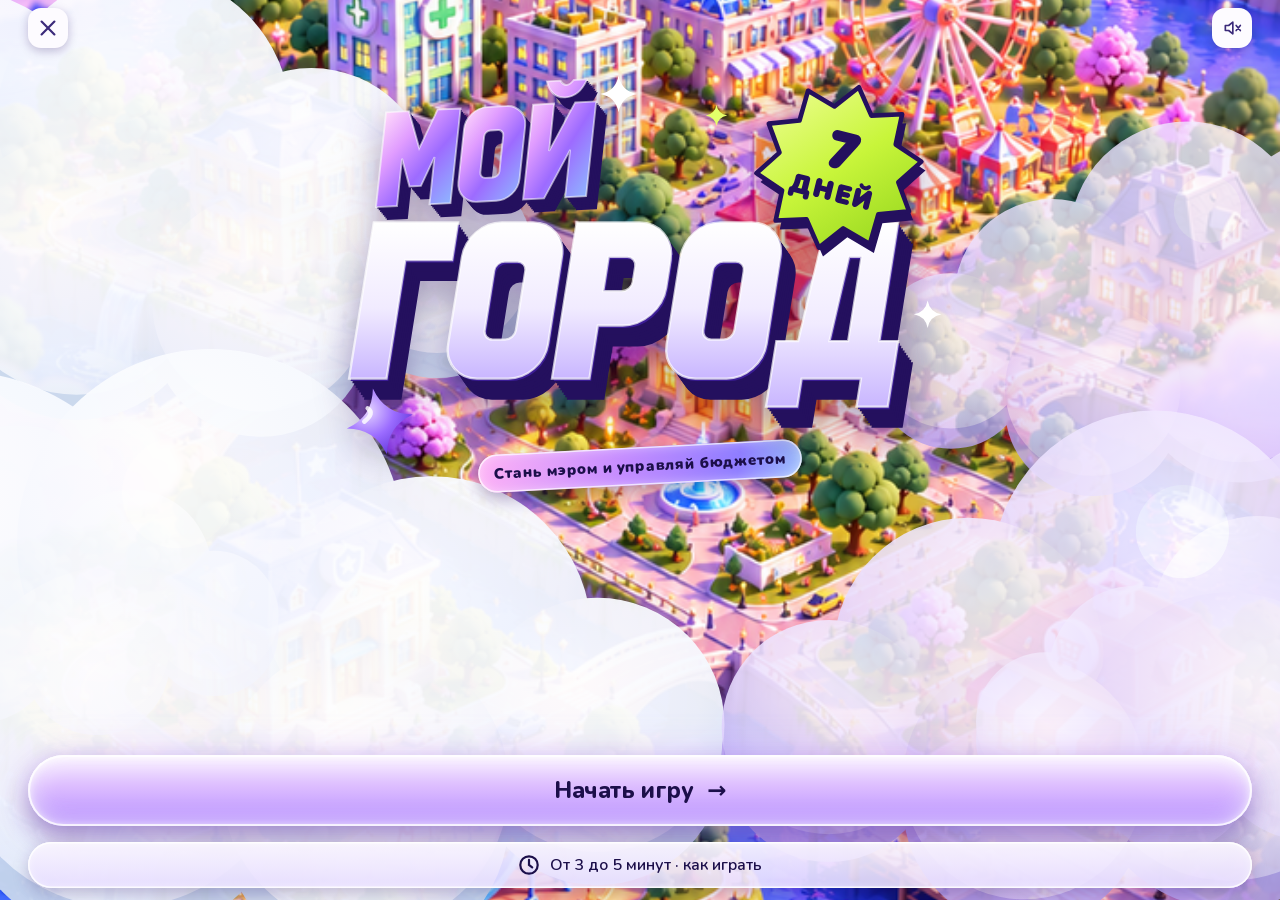
<file: index.html>
<!doctype html>
<html lang="ru">
<head>
<meta charset="utf-8">
<meta name="viewport" content="width=device-width,initial-scale=1,viewport-fit=cover,user-scalable=no">
<meta name="theme-color" content="#4a2aa8">
<title>Мой город</title>
<link rel="stylesheet" href="css/base.css">
<link rel="stylesheet" href="css/game.css">
</head>
<body>
<main id="app">
  <div class="map" id="map"></div>
  <div class="hud">
    <div class="hrow">
      <div class="daybub" id="dayCard"><i class="dfill" id="dayFill"></i><span class="dtxt" id="dayPill">1 день из 7</span></div>
      <button type="button" class="stat money" id="flowBtn" data-act="flow"><span class="sico2 gold"><i class="coin"></i></span><span class="sbody"><span class="sval" id="coins">0</span></span></button>
      <div class="stat" id="peoplePill" title="Жители"><span class="sico2 green" id="peopleIco"></span><span class="sbody"><span class="sval" id="people">100</span></span></div>
      <div class="stat" id="happyPill" title="Счастье жителей"><span class="sico2" id="smile"></span><span class="sbody"><span class="sval" id="happy">60</span></span></div>
      <button class="icon" data-act="sound" data-sound aria-label="Звук"></button>
      <button class="icon exit" data-act="askLeave" aria-label="В меню"><svg viewBox="0 0 24 24" aria-hidden="true"><path d="M5 5l14 14M19 5L5 19" fill="none" stroke="currentColor" stroke-width="2.4" stroke-linecap="round"/></svg></button>
    </div>
  </div>
  <div class="flowbox" id="flowbox"></div>
  <button class="req" id="req" data-act="req"></button>
  <div class="bottom"><div class="decs" id="decs"></div><button class="btn primary" id="endBtn" data-act="evening">Закончить день</button></div>
  <div class="sheetShade" id="sheetShade"><section class="sheet" id="sheet"></section></div>
  <div class="shade" id="shade"><div class="dialog" id="dialog"></div></div>
  <div class="start" id="start"></div>
  <div class="result hidden" id="result"></div>
  <div class="shade" id="confirm" role="dialog" aria-modal="true" aria-labelledby="confirmTitle">
    <div class="dialog">
      <div class="stage">
        <h2 id="confirmTitle">Вернуться в меню?</h2>
        <p id="confirmText">Город начнётся сначала. Можно сразу сыграть снова.</p>
        <div class="actions">
          <button class="btn primary" data-act="stay">Остаться</button>
          <button class="btn secondary" data-act="leave">В меню</button>
        </div>
      </div>
    </div>
  </div>
  <div class="toast" id="toast"></div>
</main>
<script src="data/content.js"></script>
<script src="js/game.js"></script>
</body>
</html>
</file>
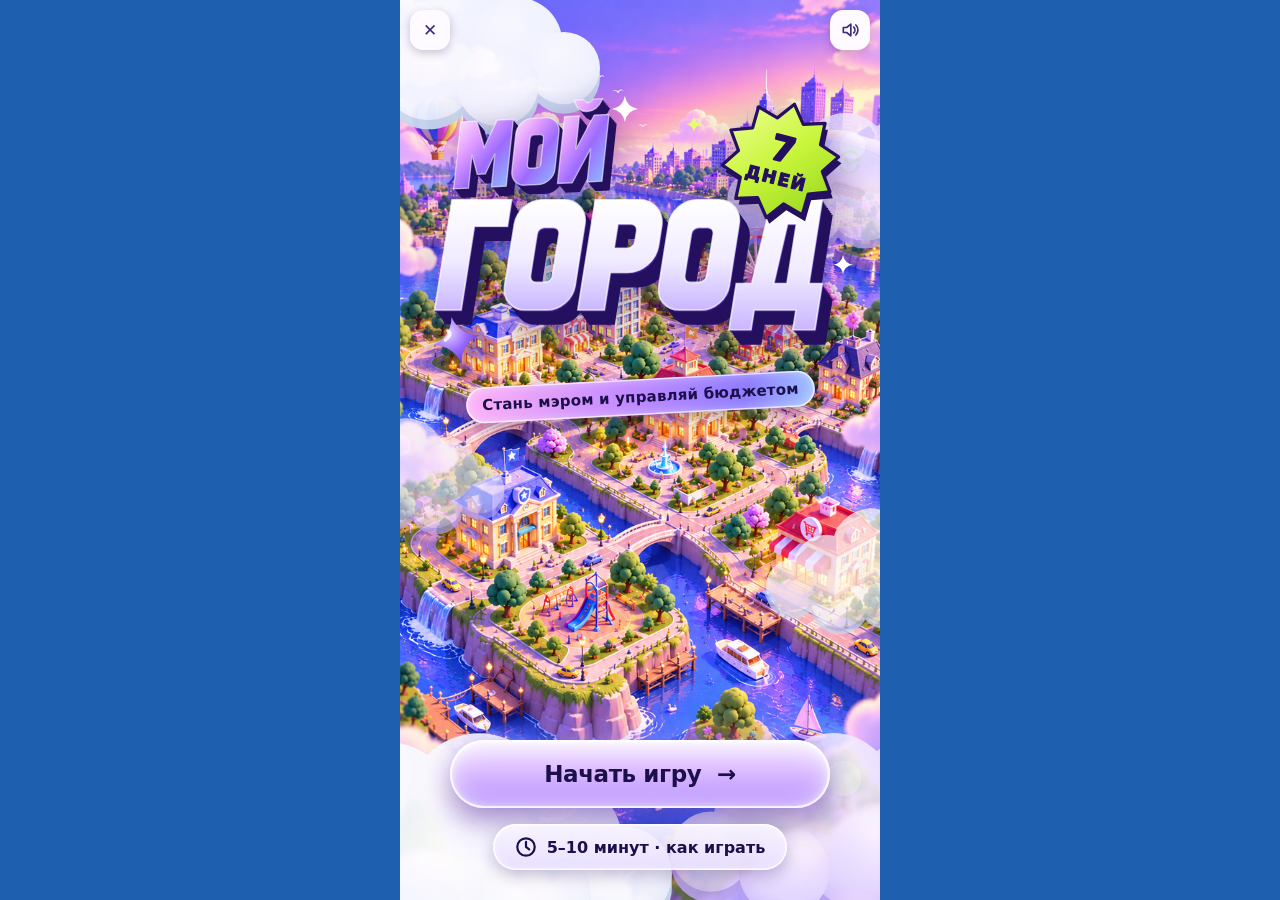
<file: moy-gorod (4).html>
<!doctype html>
<html lang="ru">
<head>
<meta charset="utf-8">
<meta name="viewport" content="width=device-width,initial-scale=1,viewport-fit=cover,user-scalable=no">
<meta name="theme-color" content="#4a2aa8">
<title>Мой город</title>
<style>
:root{--g:#7b4cf0;--gd:#4a2aa8;--ink:#1c0f4a;--mut:#6b6488;--warn:#e0583f;--gold:#f2b632}
*{box-sizing:border-box;-webkit-tap-highlight-color:transparent}
*{scrollbar-width:none;-ms-overflow-style:none}
*::-webkit-scrollbar{display:none;width:0;height:0}
html,body{margin:0;height:100%;overflow:hidden;overscroll-behavior:none;background:#1e5fb0;color:var(--ink);font-family:system-ui,-apple-system,"Segoe UI",Roboto,sans-serif}
button{font:inherit;cursor:pointer;color:inherit;border:0}
button:disabled{opacity:.45;cursor:not-allowed}
#app{position:relative;max-width:480px;height:100%;height:100vh;height:100dvh;min-height:520px;margin:0 auto;overflow:hidden;background:#3d8fd8}
.map{position:absolute;inset:0}
.map svg{width:100%;height:100%;display:block}
[data-act]{cursor:pointer}
.coin{display:inline-block;width:1.15em;height:1.15em;vertical-align:-.22em;margin-left:3px;background:url("data:image/svg+xml,<svg xmlns='http://www.w3.org/2000/svg' viewBox='0 0 40 40'><defs><linearGradient id='r' x1='0' y1='0' x2='0' y2='1'><stop offset='0' stop-color='%23ffe68a'/><stop offset='1' stop-color='%23c97a0c'/></linearGradient><radialGradient id='f' cx='.35' cy='.3' r='.85'><stop offset='0' stop-color='%23fff7c2'/><stop offset='.45' stop-color='%23ffd23f'/><stop offset='1' stop-color='%23f0a01a'/></radialGradient></defs><circle cx='20' cy='21.5' r='18' fill='%23a8620a'/><circle cx='20' cy='20' r='18' fill='url(%23r)'/><circle cx='20' cy='20' r='14.5' fill='url(%23f)'/><circle cx='20' cy='20' r='12' fill='none' stroke='%23e39a16' stroke-width='1.4' stroke-dasharray='1.6 2.2'/><path d='M16.5 28V12.5h5.2a4.4 4.4 0 0 1 0 8.8h-7.2M14.5 24.7h7' fill='none' stroke='%23b8680a' stroke-width='3' stroke-linecap='round' stroke-linejoin='round'/><path d='M16.5 27V11.5h5.2a4.4 4.4 0 0 1 0 8.8h-7.2M14.5 23.7h7' fill='none' stroke='%23fff3c0' stroke-width='2.2' stroke-linecap='round' stroke-linejoin='round'/><path d='M8 15a13 13 0 0 1 9-8.5' stroke='%23fff' stroke-width='2.6' stroke-linecap='round' fill='none' opacity='.85'/></svg>") center/contain no-repeat;filter:drop-shadow(0 1px 1px #8a4a0040)}
.ico{width:1.35em;height:1.35em;vertical-align:-.3em}
/* верх */
.hud{position:absolute;top:0;left:0;right:0;z-index:3;display:flex;align-items:center;gap:6px;padding:calc(10px + env(safe-area-inset-top)) 10px 6px}
.icon{background:#fdfbff;border-radius:13px;width:40px;height:40px;font-size:17px;font-weight:800;box-shadow:0 3px 10px #2a106040;flex:none;display:flex;align-items:center;justify-content:center;color:#3b2a7a}
.icon svg{width:20px;height:20px}
.pill{background:#fdfbff;border-radius:13px;padding:9px 11px;font-size:14px;font-weight:800;box-shadow:0 3px 10px #2a106040;white-space:nowrap;display:flex;align-items:center;gap:4px}
.money{background:linear-gradient(180deg,#fff7d9,#ffe28f);color:#5e4100;font-size:16px;border:1.5px solid #f0c64f}
.spacer{flex:1}
.req{position:absolute;top:calc(60px + env(safe-area-inset-top));left:10px;right:10px;z-index:3;background:#ffffffb8;-webkit-backdrop-filter:blur(10px);backdrop-filter:blur(10px);border-radius:20px;padding:10px 12px;display:flex;align-items:center;gap:10px;box-shadow:0 6px 18px #2a106040;text-align:left;width:auto}
.req.done{background:#efe7ffc0}
.req.pop{animation:reqpop .6s cubic-bezier(.2,1.5,.4,1)}
@keyframes reqpop{from{transform:translateY(-50px) scale(.9);opacity:0}}
.req .face{width:50px;height:50px;flex:none}
.req b{font-size:14px}
.req p{margin:2px 0 0;font-size:13px;line-height:1.3;color:#4a4170}
.req .chev{margin-left:auto;font-size:24px;color:var(--g);font-weight:900}
.heart{color:#e8574a}
/* низ */
.bottom{position:absolute;left:0;right:0;bottom:0;z-index:3;padding:10px 12px calc(12px + env(safe-area-inset-bottom));background:linear-gradient(#1c0f4a00,#1c0f4aa8 35%,#1c0f4ad8)}
.decs{display:flex;align-items:center;justify-content:center;gap:8px;color:#fff;font-weight:800;font-size:14px;margin:4px 0 9px}
.decs i{width:18px;height:18px;border-radius:50%;background:#d4b8ff;display:inline-block;box-shadow:inset 0 -2px 0 #8a5cf0}
.decs i.off{background:#ffffff40;box-shadow:none}
.btn{width:100%;border-radius:16px;padding:14px;font-weight:900;font-size:16px}
.primary{background:linear-gradient(180deg,#a882ff,#7b4cf0 55%,#6236e0);color:#fff;box-shadow:inset 0 0 0 1.5px #ffffff70,inset 0 2px 8px #ffffff70,inset 0 -6px 12px #3b168f60,0 8px 18px #4a1fa055}
.primary:not(:disabled):active{transform:scale(.97)}
.secondary{background:#fff;border:1.5px solid #ddd0ff;color:#3b1c96}
.ghost{background:transparent;color:#5b4f87}
/* лист здания */
.sheetShade{position:absolute;inset:0;z-index:8;background:#1c0f4a80;display:none;align-items:flex-end}
.sheetShade.show{display:flex}
.sheet{width:100%;max-height:86%;overflow:auto;background:#fbf9ff;border-radius:26px 26px 0 0;padding:18px 18px calc(18px + env(safe-area-inset-bottom));animation:up .25s ease}
@keyframes up{from{transform:translateY(40px);opacity:0}to{transform:none;opacity:1}}
.shead{display:flex;gap:12px;align-items:center}
.sico{width:62px;height:62px;border-radius:18px;display:flex;align-items:center;justify-content:center;flex:none}
.sico svg{width:44px;height:44px}
.shead h2{margin:0;font-size:22px}
.lvl{font-size:13px;color:var(--mut);font-weight:700}
.sheet p{font-size:14px;line-height:1.45;margin:10px 0}
.effs{display:flex;flex-wrap:wrap;gap:6px}
.eff{background:#f1ebff;border-radius:11px;padding:8px 10px;font-size:13px;font-weight:800;display:flex;align-items:center;gap:5px}
.eff.cost{background:#fff1ee;color:#a2412c}
.reqbox{background:#f6efff;border:1.5px solid #d9c2ff;border-radius:14px;padding:10px 12px;font-size:14px;margin-top:10px}
.nobox{background:#f4f0fb;border-radius:14px;padding:10px 12px;margin-top:10px;font-size:13px;color:#5b5480}
.nobox b{display:block;color:var(--ink);margin-bottom:3px;font-size:14px}
.sacts{display:grid;gap:8px;margin-top:14px}
.x{position:absolute;right:14px;top:14px;width:34px;height:34px;border-radius:50%;background:#efe9fb;font-size:18px;font-weight:900;color:#5b5480}
/* диалог */
.shade{position:absolute;inset:0;z-index:14;background:#1c0f4ac4;display:none;align-items:center;justify-content:center;padding:14px}
.shade.show{display:flex}
.dialog{width:100%;max-height:92%;overflow:auto;background:#fbf9ff;border-radius:26px;padding:20px 18px;text-align:center;animation:pop .25s ease;position:relative}
@keyframes pop{from{transform:scale(.92);opacity:0}to{transform:none;opacity:1}}
.dialog h2{font-size:22px;margin:6px 0 10px}
.dialog p{font-size:15px;line-height:1.45;color:#4a4170}
.kicker{font-size:11px;letter-spacing:1px;font-weight:900;color:var(--g)}
.actions{display:grid;gap:8px;margin-top:14px}
.quote{display:flex;gap:10px;align-items:center;text-align:left;background:#f5f0ff;border-radius:16px;padding:10px 12px;margin:8px 0}
.quote .face{width:54px;height:54px;flex:none}
.quote p{margin:2px 0 0;font-size:14px}
.event{text-align:left;background:#fff0f6;border-radius:16px;padding:12px;margin-top:10px}
.event b{font-size:15px}
.event p{margin:4px 0 0!important;font-size:14px!important}
.opt{display:block;width:100%;text-align:left;background:#fff;border:1.5px solid #ddd0ff;border-radius:14px;padding:11px 12px;margin-top:8px}
.opt b{display:block;font-size:15px}
.opt small{font-size:13px;color:var(--mut)}
.opt.go{border-color:#c4a8ff;background:#f6f1ff}
.howto{text-align:left;list-style:none;padding:0;margin:8px 0;counter-reset:s}
.howto li{background:#f5f0ff;border-radius:12px;padding:10px 12px 10px 42px;margin:6px 0;font-size:15px;line-height:1.35;position:relative}
.howto li:before{counter-increment:s;content:counter(s);position:absolute;left:10px;top:9px;width:22px;height:22px;border-radius:50%;background:var(--g);color:#fff;font-size:13px;font-weight:900;display:flex;align-items:center;justify-content:center}
.ledger{text-align:left;background:#f5f0ff;border-radius:14px;padding:6px 12px;margin:10px 0}
.ledger div{display:flex;justify-content:space-between;gap:8px;padding:7px 0;font-size:15px;border-bottom:1px dashed #e3d8ff}
.ledger div:last-child{border:0}
.ledger .total{font-weight:900;font-size:17px}
.plus{color:#1fa463}
.minus{color:var(--warn)}
/* ===== шарик и уточки ===== */
#fly{position:absolute;inset:0;pointer-events:none;overflow:hidden}
.balloon{position:absolute;left:0;top:21%;animation:fly 46s -14s linear infinite;will-change:transform}
.balloon .bb{animation:bobb 4s ease-in-out infinite;filter:drop-shadow(0 6px 6px #1c0f4a30)}
@keyframes fly{from{transform:translateX(-60px)}to{transform:translateX(560px)}}
@keyframes bobb{50%{transform:translateY(-10px) rotate(3deg)}}
@media (prefers-reduced-motion:reduce){.balloon,.bb{animation:none}}
/* ===== карта-картинка ===== */
.map{overflow:hidden;background:#3d8fd8}
#mwrap{position:absolute}
#mimg{position:absolute;inset:0;width:100%;height:100%;display:block}
#fx{position:absolute;inset:0;width:100%;height:100%}
#fx .hl{fill-opacity:.22;animation:hl 1.6s ease-in-out infinite}
@keyframes hl{50%{fill-opacity:.38}}
#fx .sweep{animation:sweep 1.8s ease-in-out infinite;transform:skewX(-18deg)}
@keyframes sweep{from{transform:translateX(0) skewX(-18deg)}to{transform:translateX(140px) skewX(-18deg)}}
#pins{position:absolute;inset:0;pointer-events:none}
.pin{position:absolute;transform:translate(-50%,-100%);pointer-events:auto;background:none;padding:0 0 9px;animation:float 3s ease-in-out infinite;transition:transform .2s}
.pin:after{content:"";position:absolute;left:50%;bottom:2px;width:12px;height:12px;background:var(--c2);transform:translateX(-50%) rotate(45deg);border-radius:2px;z-index:-1;box-shadow:2px 2px 6px #1c0f4a40}
@keyframes float{50%{margin-top:-5px}}
.ico3{position:relative;display:flex;align-items:center;justify-content:center;width:50px;height:50px;border-radius:16px;background:linear-gradient(145deg,var(--c1),var(--c2));box-shadow:inset 0 0 0 1.5px #ffffff80,inset 0 -5px 10px #00000030,inset 0 3px 6px #ffffff90,0 8px 18px #1c0f4a59;overflow:visible}
.ico3:before{content:"";position:absolute;left:6px;right:6px;top:4px;height:42%;border-radius:12px 12px 18px 18px;background:linear-gradient(#ffffffb5,#ffffff00)}
.big3{width:60px;height:60px;border-radius:19px;flex:none}
.big3 svg{width:34px!important;height:34px!important}
.ico3 svg{position:relative;width:28px;height:28px;filter:drop-shadow(0 1.5px 1.5px #00000040)}
.lv{position:absolute;top:-7px;right:-9px;min-width:20px;height:20px;border-radius:999px;background:#1c0f4a;color:#fff;font-size:11px;font-weight:900;display:flex;align-items:center;justify-content:center;border:2px solid #fff;padding:0 4px}
.pin.on{animation:none;transform:translate(-50%,-100%) scale(1.15);z-index:2}
.pin.on .ico3{box-shadow:inset 0 0 0 2px #fff,inset 0 -5px 10px #00000030,0 0 0 4px #ffffff90,0 0 24px 6px var(--c1)}
.pin.pop .ico3{animation:popi .6s ease}
@keyframes popi{40%{transform:scale(1.3)}}
.twk{position:absolute;width:12px;height:12px;margin:-6px 0 0 -6px;background:#fff;clip-path:polygon(50% 0,62% 38%,100% 50%,62% 62%,50% 100%,38% 62%,0 50%,38% 38%);animation:twk 1.8s ease-in-out infinite;filter:drop-shadow(0 0 3px #fff6a0)}
@keyframes twk{0%,100%{transform:scale(.4);opacity:.3}50%{transform:scale(1);opacity:1}}
.burst{position:absolute;width:0;height:0}
.burst i{position:absolute;width:14px;height:14px;margin:-7px;background:#ffe36b;clip-path:polygon(50% 0,62% 38%,100% 50%,62% 62%,50% 100%,38% 62%,0 50%,38% 38%);animation:burst .85s ease-out forwards}
.burst i:nth-child(2n){background:#fff;width:10px;height:10px}
@keyframes burst{from{transform:translate(0,0) scale(.4);opacity:1}to{transform:translate(var(--dx),var(--dy)) scale(1.1);opacity:0}}
.thumb{position:relative;aspect-ratio:471/480;overflow:hidden;border-radius:18px;margin-top:10px}
.thumb .in{position:absolute;left:0;right:0;top:-40%;aspect-ratio:471/836}
.thumb img{width:100%;height:100%;display:block}
.tpin{position:absolute;transform:translate(-50%,-100%);width:26px;height:26px;border-radius:9px;background:linear-gradient(145deg,var(--c1),var(--c2));color:#fff;font-weight:900;font-size:13px;display:flex;align-items:center;justify-content:center;box-shadow:inset 0 0 0 1.5px #ffffff90,0 4px 8px #1c0f4a50}
/* ===== новый старт ===== */
.start{position:absolute;inset:0;z-index:12;overflow:hidden;background:linear-gradient(180deg,#5fb8f5,#bfe6ff 55%,#7b4cf0);transition:opacity .45s}
.start.gone{opacity:0}
.sbg{position:absolute;inset:0;width:100%;height:100%;object-fit:cover;transition:transform 1.3s cubic-bezier(.6,0,.3,1)}
.opening .sbg{transform:scale(1.18)}
.cl{position:absolute;pointer-events:none;transition:transform 1.15s cubic-bezier(.6,0,.3,1)}
.cl svg{display:block;width:100%;height:auto;animation:drift 6s ease-in-out infinite alternate}
.cl2 svg,.cl4 svg{animation-duration:7.5s;animation-direction:alternate-reverse}
@keyframes drift{from{transform:translateX(-10px)}to{transform:translateX(10px)}}
.cl1{width:72%;left:-30%;top:-5%;opacity:.95}
.cl2{width:58%;right:-26%;top:12%;opacity:.8}
.cl3{width:48%;left:-26%;top:46%;opacity:.65}
.cl4{width:52%;right:-28%;top:56%;opacity:.7}
.cl5{width:95%;left:-38%;bottom:-7%;opacity:.95}
.cl6{width:80%;right:-36%;bottom:-3%;opacity:.88}
.opening .cl1{transform:translate(-75%,-45%)}
.opening .cl2{transform:translate(75%,-40%)}
.opening .cl3{transform:translateX(-90%)}
.opening .cl4{transform:translateX(90%)}
.opening .cl5{transform:translate(-30%,70%)}
.opening .cl6{transform:translate(40%,70%)}
.logo2{position:absolute;left:5%;right:5%;top:calc(9% + env(safe-area-inset-top));transition:transform 1s cubic-bezier(.5,0,.75,0),opacity .8s}
.logo2 svg{display:block;width:100%;height:auto;filter:drop-shadow(0 10px 18px #2a106066)}
.tag2{position:relative;margin:-26px auto 0;width:max-content;max-width:100%;background:linear-gradient(100deg,#ffb3f6,#c48cff 45%,#8f7dff 80%,#9fc4ff);color:#1c0f4a;font-weight:900;font-size:15px;letter-spacing:.2px;padding:9px 16px;border-radius:999px;transform:rotate(-3deg);box-shadow:inset 0 0 0 1.5px #ffffffb0,inset 0 0 12px #ffffff80,0 6px 16px #2a106055}
.bob{animation:bob 3.2s ease-in-out infinite}
@keyframes bob{50%{transform:translateY(-8px) rotate(-1deg)}}
.coins{animation:bob 2.4s ease-in-out infinite}
.opening .logo2{transform:translateY(-75vh) scale(.8);opacity:0}
.sbar2{position:absolute;top:calc(10px + env(safe-area-inset-top));left:10px;right:10px;display:flex;justify-content:space-between;transition:opacity .4s}
.cta2{position:absolute;left:14px;right:14px;bottom:calc(30px + env(safe-area-inset-bottom));display:grid;gap:16px;transition:transform .6s,opacity .5s}
.opening .cta2,.opening .sbar2{opacity:0;transform:translateY(30px)}
.big2{justify-self:center;width:84%;font-size:23px;font-weight:800;letter-spacing:-.4px;color:#1c0f4a;padding:21px 18px;border-radius:999px;background:linear-gradient(180deg,#f8ecff 0%,#dcbcff 45%,#b58cff 100%);box-shadow:inset 0 0 0 2px #ffffffc0,inset 0 2px 10px #ffffff,inset 0 0 22px 6px #ffffffa0,inset 0 -8px 18px #8a55f040,0 14px 26px #3a148866,0 0 34px #d4b0ff90;transition:transform .12s}
.big2:active{transform:scale(.97)}
.big2 .arr{margin-left:8px;font-weight:700}
.pill2{justify-self:center;display:flex;align-items:center;gap:10px;background:linear-gradient(180deg,#faf6ffef,#e6dcffe6);border-radius:999px;padding:12px 22px;font-size:16px;font-weight:600;color:#1c0f4a;box-shadow:inset 0 0 0 1.5px #ffffffd0,inset 0 0 10px #ffffff90,0 6px 16px #2a106040}
/* газета */
.np{padding:12px}
.paper{background:#fbf7ec;border:1px solid #e3d9c2;border-radius:14px;padding:14px 14px 12px;font-family:Georgia,"Times New Roman",serif;text-align:left;color:#1d1a14;box-shadow:inset 0 0 40px #e9dcc0}
.ptop{display:flex;justify-content:space-between;font:700 10px system-ui,sans-serif;letter-spacing:.6px;text-transform:uppercase;color:#6b6252;border-bottom:1px solid #2b2b2b;padding-bottom:4px}
.paper .mast{text-align:center;font-weight:900;font-size:25px;letter-spacing:-.3px;padding:6px 0 4px;border-bottom:3px double #2b2b2b}
.paper .date{text-align:center;font-size:11px;color:#6b6252;margin:5px 0 10px;font-family:system-ui,sans-serif}
.paper h3{font-size:22px;line-height:1.15;margin:0 0 8px;letter-spacing:-.3px}
.pphoto{margin:0 0 10px}.pphoto .thumb{margin:0;border-radius:4px;filter:saturate(1.05) contrast(1.02);box-shadow:0 0 0 1px #2b2b2b}
.pphoto figcaption{font-size:11px;font-style:italic;color:#6b6252;margin-top:4px}
.pcols{display:grid;grid-template-columns:1.2fr 1fr;gap:12px;border-top:1px solid #2b2b2b;padding-top:8px}
.pcols>div+div{border-left:1px solid #cfc3a8;padding-left:12px}
.psec{font:900 10px system-ui,sans-serif;letter-spacing:1.2px;text-transform:uppercase;color:#7b4cf0;margin:2px 0 6px}
.paper .more{font-size:14px;font-weight:700;line-height:1.25;padding:0 0 7px;margin:0 0 7px;border-bottom:1px solid #e0d6bf}
.pnum{font-size:11px;color:#6b6252;font-family:system-ui,sans-serif;margin-bottom:6px;line-height:1.1}.pnum b{display:block;font:900 20px Georgia,serif;color:#1d1a14}
.paper>.psec{border-top:1px solid #2b2b2b;padding-top:8px;margin-top:6px}
.ppl{display:grid;gap:8px}
.pp{display:flex;gap:10px;align-items:center}.pp .face{flex:none}
.pp b{display:block;font-size:13px;font-family:system-ui,sans-serif}.pp i{font-size:14px;line-height:1.25}
.pfoot{display:grid;grid-template-columns:1fr 1fr;gap:12px;border-top:1px solid #2b2b2b;margin-top:10px;padding-top:8px;font-size:13px;line-height:1.25}
.pfoot small{color:#6b6252;font-size:12px}
.wthr{display:flex;gap:8px;align-items:flex-start;border-left:1px solid #cfc3a8;padding-left:12px}.wthr .ico{width:30px;height:30px;flex:none}
/* газета и название */
.namein{width:100%;font:inherit;font-size:22px;font-weight:800;text-align:center;padding:14px;border-radius:14px;border:2px solid #ddd0ff;margin-top:6px;color:var(--ink);background:#fff}
.paper{background:#fbf7ec;border:1px solid #e3d9c2;border-radius:16px;padding:14px;font-family:Georgia,"Times New Roman",serif;text-align:left}
.paper .mast{text-align:center;font-weight:900;font-size:22px;border-bottom:3px double #2b2b2b;padding-bottom:6px}
.paper .date{text-align:center;font-size:11px;color:#6b6252;margin:5px 0 10px;font-family:system-ui,sans-serif}
.paper h3{font-size:21px;line-height:1.2;margin:0 0 6px}
.paper .more{border-top:1px solid #d9cfb8;padding-top:8px;margin-top:8px;font-size:15px;font-weight:700;line-height:1.3}
.arch{background:#f1ebff;border-radius:14px;padding:12px;margin-top:10px;font-size:16px}
/* старт и итоги */
.sbar{display:flex;align-items:center;gap:10px}

.start,.result{position:absolute;inset:0;z-index:12;overflow:auto}
.brand{font-size:13px;font-weight:900;color:#0b8a55;letter-spacing:.6px}
.preview{border-radius:24px;overflow:hidden;box-shadow:0 10px 26px #1d4b3a40;margin:10px 0 16px;background:#3d8fd8}
.preview svg{display:block;width:100%;height:auto}
.result{background:linear-gradient(180deg,#2a1466,#4a2aa8 30%,#f1ecff 30.1%)}
.rhead{color:#fff;padding:calc(18px + env(safe-area-inset-top)) 18px 6px;text-align:center}
.rhead h1{margin:6px 0 2px;font-size:38px;color:#ffd65a}
.stars{font-size:44px;color:#ffd65a;letter-spacing:4px;line-height:1}
.stars span{color:#ffffff40}
.rpanel{background:#fbf9ff;border-radius:24px;margin:12px;padding:16px;box-shadow:0 8px 24px #0002}
.rrow{display:flex;justify-content:space-between;align-items:center;padding:9px 0;border-bottom:1px dashed #e6defa;font-size:15px}
.rrow:last-child{border:0}
.rrow b{font-size:17px}
.score{font-size:40px;font-weight:900;color:var(--g);text-align:center;margin:4px 0}
.ins{list-style:none;padding:0;margin:8px 0;text-align:left}
.ins li{background:#f5f0ff;border-radius:12px;padding:9px 11px;margin:6px 0;font-size:14px;line-height:1.4}
.cardimg{width:100%;border-radius:16px}
.toast{position:absolute;z-index:20;left:50%;top:44%;transform:translateX(-50%);background:#24105ef0;color:#fff;border-radius:14px;padding:12px 16px;font-size:14px;font-weight:700;max-width:86%;text-align:center;display:none;pointer-events:none}
.toast.show{display:block;animation:pop .25s ease}
.hidden{display:none!important}
/* анимации на карте */
.pulse{animation:pulse 1.4s ease-out infinite;transform-box:fill-box;transform-origin:center}
@keyframes pulse{0%{transform:scale(.85);opacity:.9}100%{transform:scale(1.7);opacity:0}}
.grow{animation:grow .6s ease;transform-box:fill-box;transform-origin:center bottom}
@keyframes grow{0%{transform:scale(.6);opacity:.4}70%{transform:scale(1.08)}100%{transform:scale(1);opacity:1}}
.mk{transition:transform .15s}
</style>
</head>
<body>
<main id="app">
  <div class="map" id="map"></div>
  <div class="hud">
    <button class="icon" data-act="exit" aria-label="Выйти из игры">✕</button>
    <div class="pill">День <span id="day">1</span> из 7</div>
    <div class="spacer"></div>
    <button class="icon" data-act="sound" data-sound aria-label="Звук"></button>
    <div class="pill" title="Счастье жителей"><span id="smile"></span><span id="happy">60</span></div>
    <div class="pill money"><span id="coins">0</span><i class="coin"></i></div>
  </div>
  <button class="req" id="req" data-act="req"></button>
  <div class="bottom"><div class="decs" id="decs"></div><button class="btn primary" id="endBtn" data-act="evening">Закончить день</button></div>
  <div class="sheetShade" id="sheetShade"><section class="sheet" id="sheet"></section></div>
  <div class="shade" id="shade"><div class="dialog" id="dialog"></div></div>
  <div class="start" id="start"></div>
  <div class="result hidden" id="result"></div>
  <div class="toast" id="toast"></div>
</main>

<script>
'use strict';
/* ================= БАЛАНС ================= */
const CFG={days:7,startCoins:60,startHappy:60,startPeople:100,decisions:2,baseTax:10,perTax:20,
  reqHappy:5,missHappy:-6,heartPoints:10,festCost:20,festBonus:10,festDays:3,stormCost:15,stormHappy:-10,stars:[120,160,195]};
const B={
  shop:  {name:'Магазины',cost:[20,30,45],eff:{income:8},color:'#ffe3b8',
          desc:'Магазины приносят доход в бюджет города каждый день.',no:'Доход не вырастет, за покупками придётся далеко ходить.'},
  homes: {name:'Жильё',cost:[25,35,50],eff:{people:40},color:'#ffd9c9',
          desc:'Новые дома — новые жители. Каждые 20 жителей платят 1 монетку налога в день.',no:'Новые семьи не смогут переехать.'},
  park:  {name:'Парк',cost:[15,25,40],eff:{happy:8},color:'#d3f2c8',
          desc:'Место для прогулок и игр. Жители становятся счастливее.',no:'Детям негде гулять после школы.'},
  school:{name:'Школа',cost:[25,35,50],eff:{happy:5,people:20},color:'#d6e8fb',
          desc:'Больше кабинетов — детям удобнее учиться, и в город переезжают семьи.',no:'В школе останется тесно.'},
  lights:{name:'Фонари',cost:[10,20,30],eff:{happy:5},color:'#fff3c2',
          desc:'Вечером на улицах светло и спокойно.',no:'Вечером на улицах темно и неуютно.'}
};
const IDS=['homes','school','shop','lights','park'];
const RESIDENTS=[
  {who:'Маша',thanks:'Теперь мы гуляем до самого ужина!',complain:'Опять сидим по домам. Скукота…',name:'Маша, 10 лет',g:'f',text:'После школы мы с друзьями сидим по домам — на улице совсем нечем заняться.',target:'park',hair:'#6b3b1f',skin:'#f5c9a4',long:true,
   hit:'Дети больше не скучают: в городе появилось, где гулять!',miss:'Дети снова сидят по домам: гулять негде'},
  {who:'Папа Игорь',thanks:'Дочка идёт с кружка по светлой улице — я спокоен.',complain:'Встречаю дочку с фонариком, как в походе.',name:'Папа Игорь, 35 лет',g:'m',text:'Вечером уже темно, и я волнуюсь, когда дочка возвращается с кружка.',target:'lights',hair:'#3a2a1d',skin:'#e9b48c',beard:true,
   hit:'На улицах светло: родители спокойны за детей',miss:'Вечером на улицах темно, родители волнуются'},
  {who:'Бабушка Нина',thanks:'Хлеб теперь всегда свежий и рядом!',complain:'Опять тащу сумки через полгорода.',name:'Бабушка Нина, 68 лет',g:'f',text:'За хлебом и молоком приходится ездить на автобусе в соседний район.',target:'shop',hair:'#d4d4d4',skin:'#f3cfb3',long:true,
   hit:'Бабушка Нина: «Теперь хлеб в двух шагах!»',miss:'Бабушка Нина опять едет за хлебом на автобусе'},
  {who:'Аня',thanks:'Учимся с утра, а после уроков свободны!',complain:'Вторая смена: домой прихожу в темноте.',name:'Аня, 12 лет',g:'f',text:'У нас в классе 35 человек, и мы учимся во вторую смену.',target:'school',hair:'#2b1b12',skin:'#c98f6a',long:true,
   hit:'Больше никакой второй смены: школа выросла!',miss:'Ученики всё ещё учатся во вторую смену'},
  {who:'Семья Ивановых',thanks:'Переехали и уже знаем всех соседей!',complain:'Каждый день по часу в дороге…',name:'Семья Ивановых',g:'p',text:'Мы работаем в вашем городе, а живём далеко — каждый день час в дороге.',target:'homes',hair:'#8a5a2b',skin:'#f1c6a0',
   hit:'Семья Ивановых переехала в город и уже полюбила его',miss:'Ивановы снова час едут на работу'},
  {who:'Дима',thanks:'В жару сидим у фонтана — красота!',complain:'Жарко, а спрятаться негде.',name:'Дима, 9 лет',g:'m',text:'Летом так жарко! Хочется посидеть в тени и побрызгаться водой.',target:'park',hair:'#d6a243',skin:'#f6cfae',
   hit:'В жару весь город отдыхает в тени деревьев',miss:'В жару горожанам негде спрятаться от солнца'},
  {who:'Продавщица Оля',thanks:'Очередей нет, покупатели довольны!',complain:'Очередь до самой улицы, кошмар.',name:'Продавщица Оля, 30 лет',g:'f',text:'В мою лавку столько покупателей, что очередь стоит до самой улицы!',target:'shop',hair:'#a2462e',skin:'#f3c6a5',long:true,
   hit:'Очередей больше нет: в городе новые магазины',miss:'Очередь в лавку Оли видно из космоса'}
];
const TOP_NEWS={shop:'В городе открылся торговый центр с вывеской до неба',homes:'В городе вырос новый жилой квартал',park:'Парк признан самым уютным в округе',school:'Школа выросла до четырёх этажей и получила стадион',lights:'Город так сияет ночью, что его видно из самолёта'};
const CITY_NAMES=['Солнечноград','Радужинск','Зеленодол','Облачный','Ягодинск','Звёздный','Пряниково','Мармеладово','Светлогорск','Ветерок'];

/* ================= УТИЛИТЫ ================= */
const $=id=>document.getElementById(id);
const store={get(k,d){try{const v=localStorage.getItem('moygorod_'+k);return v==null?d:JSON.parse(v)}catch(e){return d}},set(k,v){try{localStorage.setItem('moygorod_'+k,JSON.stringify(v))}catch(e){}}};
function pl(n,f){n=Math.abs(n)%100;const n1=n%10;if(n>10&&n<20)return f[2];if(n1>1&&n1<5)return f[1];if(n1===1)return f[0];return f[2]}
const mon=n=>`${n} ${pl(n,['монетка','монетки','монеток'])}`;
const COIN='<i class="coin"></i>';
const clamp=(v,a,b)=>Math.max(a,Math.min(b,v));
const verb=(g,f,m,p)=>g==='f'?f:g==='m'?m:p;
function shade(hex,f){const n=parseInt(hex.slice(1),16),c=[n>>16,n>>8&255,n&255].map(x=>Math.round(clamp(f<1?x*f:x+(255-x)*(f-1),0,255)));return '#'+c.map(x=>x.toString(16).padStart(2,'0')).join('')}

/* ================= ЗВУК ================= */
let muted=store.get('muted',false),actx=null;
function beep(f,d,type){if(muted)return;try{actx=actx||new(window.AudioContext||window.webkitAudioContext)();const o=actx.createOscillator(),g=actx.createGain();o.type=type||'sine';o.frequency.value=f;g.gain.setValueAtTime(.07,actx.currentTime);g.gain.exponentialRampToValueAtTime(.0001,actx.currentTime+d);o.connect(g);g.connect(actx.destination);o.start();o.stop(actx.currentTime+d)}catch(e){}}
const sfx={coin(){beep(880,.07);setTimeout(()=>beep(1320,.09),70)},pop(){beep(520,.1,'triangle')},bad(){beep(196,.2,'triangle')},win(){[523,659,784,1046].forEach((f,i)=>setTimeout(()=>beep(f,.12),i*110))}};
const SND_ON='<svg viewBox="0 0 24 24" fill="none" stroke="currentColor" stroke-width="2" stroke-linecap="round" stroke-linejoin="round"><path d="M4 9v6h4l5 4V5L8 9H4z"/><path d="M16.5 8.5a5 5 0 0 1 0 7M19 6a8.5 8.5 0 0 1 0 12"/></svg>';
const SND_OFF='<svg viewBox="0 0 24 24" fill="none" stroke="currentColor" stroke-width="2" stroke-linecap="round" stroke-linejoin="round"><path d="M4 9v6h4l5 4V5L8 9H4z"/><path d="M17 9l5 6M22 9l-5 6"/></svg>';
function soundIcons(){document.querySelectorAll('[data-sound]').forEach(b=>b.innerHTML=muted?SND_OFF:SND_ON)}

/* ================= МАЛЕНЬКИЕ ИКОНКИ ================= */
function smile(h){
  const m=h>=70?0:h>=40?1:2,g=[['#fff6b0','#ffd23f','#f29a12'],['#efe4ff','#c4a2ff','#8a5cf0'],['#d9ecff','#8fc0ff','#4f7dff']][m];
  const eyes=m===0?'<path d="M7.6 10.6q1.6-1.8 3.2 0M13.2 10.6q1.6-1.8 3.2 0" stroke="#4a1d00" stroke-width="1.6" fill="none" stroke-linecap="round"/>'
    :`<ellipse cx="9.2" cy="10.4" rx="1.4" ry="${m===2?1.5:1.8}" fill="#2a1060"/><ellipse cx="14.8" cy="10.4" rx="1.4" ry="${m===2?1.5:1.8}" fill="#2a1060"/><circle cx="9.7" cy="9.8" r=".5" fill="#fff"/><circle cx="15.3" cy="9.8" r=".5" fill="#fff"/>`;
  const mouth=m===0?'<path d="M8 13.6q4 4.6 8 0z" fill="#8a1f2b"/><path d="M9.6 15.4q2.4 1.4 4.8 0" stroke="#ff7d8f" stroke-width="1.2" fill="none" stroke-linecap="round"/>'
    :m===1?'<path d="M9.4 15.2q2.6 1 5.2-.4" stroke="#2a1060" stroke-width="1.5" fill="none" stroke-linecap="round"/>'
    :'<path d="M9 16.2q3-2.4 6 0" stroke="#2a1060" stroke-width="1.5" fill="none" stroke-linecap="round"/><path d="M16.6 11.8q.9 1.6 0 2.4q-.9-.8 0-2.4z" fill="#bfe4ff"/>';
  return `<svg class="ico" viewBox="0 0 24 24"><defs><radialGradient id="sm${m}" cx=".38" cy=".3" r=".8"><stop offset="0" stop-color="${g[0]}"/><stop offset=".55" stop-color="${g[1]}"/><stop offset="1" stop-color="${g[2]}"/></radialGradient></defs><circle cx="12" cy="12.6" r="10.6" fill="${g[2]}" opacity=".5"/><circle cx="12" cy="12" r="10.6" fill="url(#sm${m})"/><ellipse cx="8.2" cy="6.4" rx="3.4" ry="1.8" fill="#fff" opacity=".7" transform="rotate(-25 8.2 6.4)"/>${m<2?'<ellipse cx="6.6" cy="13.6" rx="1.7" ry="1.1" fill="#ff7d9a" opacity=".55"/><ellipse cx="17.4" cy="13.6" rx="1.7" ry="1.1" fill="#ff7d9a" opacity=".55"/>':''}${eyes}${mouth}</svg>`}
const PEOPLE='<svg class="ico" viewBox="0 0 24 24" fill="#3c8f6a"><circle cx="8" cy="8" r="3.5"/><circle cx="16.5" cy="9" r="3"/><path d="M2 20c0-4 3-6.5 6-6.5s6 2.5 6 6.5z"/><path d="M13 20c.3-3 2-5 3.5-5s4.5 1.6 4.5 5z"/></svg>';
const HEART='<svg class="ico" viewBox="0 0 24 24"><path d="M12 21s-8-5.2-8-11a4.6 4.6 0 0 1 8-3 4.6 4.6 0 0 1 8 3c0 5.8-8 11-8 11z" fill="#e8574a"/></svg>';
function face(r,size,mood){
  const s=size||54,m=mood||'ok';
  const brows=m==='happy'?'<path d="M21 26.5q4-3 7 0M32 26.5q4-3 7 0" stroke="#5a3a2a" stroke-width="1.6" fill="none" stroke-linecap="round"/>'
    :m==='sad'?'<path d="M21 26q4-1 7 1.6M32 27.6q3-2.6 7-1.6" stroke="#5a3a2a" stroke-width="1.8" fill="none" stroke-linecap="round"/>':'';
  const eyes=m==='happy'?'<path d="M22.5 32q2.5-3 5 0M32.5 32q2.5-3 5 0" stroke="#2a2a2a" stroke-width="1.8" fill="none" stroke-linecap="round"/>'
    :'<circle cx="25" cy="32" r="2" fill="#2a2a2a"/><circle cx="35" cy="32" r="2" fill="#2a2a2a"/><circle cx="25.6" cy="31.4" r=".6" fill="#fff"/><circle cx="35.6" cy="31.4" r=".6" fill="#fff"/>';
  const mouth=m==='happy'?'<path d="M24 37q6 7 12 0z" fill="#8a2f2f"/><path d="M26.5 39.6q3.5 1.8 7 0" stroke="#ff8f8f" stroke-width="1.2" fill="none"/>'
    :m==='sad'?'<path d="M25.5 41q4.5-4 9 0" stroke="#7a3a2e" stroke-width="2" fill="none" stroke-linecap="round"/><path d="M39 31q1.3 2.4 0 3.4q-1.3-1 0-3.4z" fill="#9fd4ff"/>'
    :'<path d="M25 38 Q30 42 35 38" stroke="#b5574a" stroke-width="2" fill="none" stroke-linecap="round"/>';
  const bg=m==='happy'?'#fff0b8':m==='sad'?'#dfe6f2':'#ffe7c7';
  return `<svg class="face" viewBox="0 0 60 60" width="${s}" height="${s}" xmlns="http://www.w3.org/2000/svg"><circle cx="30" cy="30" r="29" fill="${bg}"/>
  ${r.long?`<path d="M12 34 Q10 12 30 11 Q50 12 48 34 L48 46 L12 46Z" fill="${r.hair}"/>`:''}
  <circle cx="30" cy="32" r="15" fill="${r.skin}"/>
  <path d="M15 30 Q16 15 30 15 Q44 15 45 30 Q38 22 30 23 Q21 22 15 30Z" fill="${r.hair}"/>
  ${r.beard?`<path d="M17 34 Q18 48 30 48 Q42 48 43 34 Q38 42 30 41 Q22 42 17 34Z" fill="${r.hair}"/>`:''}
  ${brows}${eyes}${mouth}${m!=='sad'?'<circle cx="21" cy="37" r="2.5" fill="#ff8f8f" opacity=".45"/><circle cx="39" cy="37" r="2.5" fill="#ff8f8f" opacity=".45"/>':''}</svg>`}
function bIcon(id){
  const st='stroke="#2c5446" stroke-width="2.2" fill="none" stroke-linecap="round" stroke-linejoin="round"';
  if(id==='shop')return `<path d="M-10 -7h3.5l2.5 10h11l2.5-7.5H-5.5" ${st}/><circle cx="-2" cy="7" r="2" fill="#2c5446"/><circle cx="6" cy="7" r="2" fill="#2c5446"/>`;
  if(id==='homes')return `<path d="M-10 0 L0 -9 L10 0" ${st}/><path d="M-7 -2 V8 H7 V-2" ${st}/><rect x="-2" y="2" width="4" height="6" fill="#2c5446"/>`;
  if(id==='school')return `<polygon points="-11,-3 0,-9 11,-3 0,3" fill="#2c5446"/><path d="M-6 0 V5 Q0 9 6 5 V0" ${st}/><path d="M9 -2 V5" ${st}/>`;
  if(id==='park')return `<circle cx="0" cy="-3" r="7.5" fill="#3fae67"/><circle cx="-3" cy="-6" r="3.5" fill="#7ad08a"/><path d="M0 3 V10" stroke="#7a5a3c" stroke-width="3" stroke-linecap="round"/>`;
  return `<path d="M0 10 V-1" stroke="#2c5446" stroke-width="2.4" stroke-linecap="round"/><circle cx="0" cy="-5" r="5" fill="#ffd34d" stroke="#2c5446" stroke-width="2"/>`;
}
const iconSVG=(id,bg)=>`<svg viewBox="-16 -16 32 32">${bg?`<rect x="-16" y="-16" width="32" height="32" rx="8" fill="${bg}"/>`:''}${bIcon(id)}</svg>`;

/* ================= ИЗОМЕТРИЯ ================= */
const TW=50,TH=25,OX=200,OY=262;
const P=(i,j)=>[OX+(i-j)*TW/2,OY+(i+j)*TH/2];
const up=(p,h)=>[p[0],p[1]-h];
const lerp=(a,b,t)=>[a[0]+(b[0]-a[0])*t,a[1]+(b[1]-a[1])*t];
const pts=a=>a.map(p=>p[0].toFixed(1)+','+p[1].toFixed(1)).join(' ');
const poly=(a,fill,extra)=>`<polygon points="${pts(a)}" fill="${fill}" ${extra||''}/>`;
const ST='stroke="#5b6b67" stroke-width="1.1" stroke-linejoin="round"';
const tile=(i,j,w,d,fill,extra)=>poly([P(i,j),P(i+w,j),P(i+w,j+d),P(i,j+d)],fill,extra);
function box(i,j,w,d,h,c){
  const A=P(i,j),Bp=P(i+w,j),C=P(i+w,j+d),D=P(i,j+d);
  return poly([D,C,up(C,h),up(D,h)],c.left,ST)+poly([C,Bp,up(Bp,h),up(C,h)],c.right,ST)+poly([up(A,h),up(Bp,h),up(C,h),up(D,h)],c.top,ST);
}
function roof(i,j,w,d,h,rh,col){
  const A=up(P(i,j),h),Bp=up(P(i+w,j),h),C=up(P(i+w,j+d),h),D=up(P(i,j+d),h),T=up(P(i+w/2,j+d/2),h+rh);
  return poly([A,Bp,T],shade(col,1.1),ST)+poly([A,D,T],shade(col,1.1),ST)+poly([D,C,T],col,ST)+poly([C,Bp,T],shade(col,.78),ST);
}
function fq(a,b,u0,u1,h0,h1,fill){const p0=lerp(a,b,u0),p1=lerp(a,b,u1);return poly([up(p0,h0),up(p1,h0),up(p1,h1),up(p0,h1)],fill)}
function windows(i,j,w,d,h,floors,fill,skipDoor){
  const Bp=P(i+w,j),C=P(i+w,j+d),D=P(i,j+d),fh=h/floors;let s='';
  for(let f=0;f<floors;f++){const h0=f*fh+fh*.32,h1=f*fh+fh*.72;
    const nL=Math.max(1,Math.round(w*2.2)),nR=Math.max(1,Math.round(d*2.2));
    for(let k=0;k<nL;k++){if(skipDoor&&f===0&&Math.abs((k+.5)/nL-.5)<.2)continue;s+=fq(D,C,(k+.25)/nL,(k+.75)/nL,h0,h1,fill)}
    for(let k=0;k<nR;k++)s+=fq(C,Bp,(k+.25)/nR,(k+.75)/nR,h0,h1,shade(fill,.9))}
  return s;
}
const walls=c=>({left:c,right:shade(c,.8),top:shade(c,1.15)});
function tree(i,j,s,dark){const [x,y]=P(i,j);s=s||1;
  return `<ellipse cx="${x}" cy="${y}" rx="${10*s}" ry="${4.5*s}" fill="#24563c" opacity=".22"/><rect x="${x-2.2*s}" y="${y-13*s}" width="${4.4*s}" height="${13*s}" rx="2" fill="#7a5a3c"/><circle cx="${x}" cy="${y-21*s}" r="${11.5*s}" fill="${dark?'#2f9a5c':'#3fae67'}"/><circle cx="${x-4*s}" cy="${y-25*s}" r="${6*s}" fill="#74cf80"/>`}
function lamp(i,j,L){const [x,y]=P(i,j),lit=L>0,r=6+L*4.5,op=(.22+.11*L).toFixed(2),head=L>=3?'#fff3a6':L?'#ffe066':'#9aa7a5';
  let s=lit?`<ellipse cx="${x}" cy="${y+2}" rx="${8+L*6}" ry="${4+L*3}" fill="#fff1a0" opacity="${op}"/><circle cx="${x}" cy="${y-31}" r="${r}" fill="#fff3a0" opacity="${op}"/><circle cx="${x}" cy="${y-31}" r="${r*.55}" fill="#fff8cf" opacity="${op}"/>`:'';
  s+=`<rect x="${x-1.5}" y="${y-30}" width="3" height="31" fill="#4d5a5a"/>`;
  if(L>=2)s+=`<path d="M${x} ${y-26} h-8 M${x} ${y-26} h8" stroke="#4d5a5a" stroke-width="2"/><rect x="${x-12}" y="${y-30}" width="7" height="6" rx="2" fill="${head}"/><rect x="${x+5}" y="${y-30}" width="7" height="6" rx="2" fill="${head}"/>`;
  return s+`<rect x="${x-5}" y="${y-36}" width="10" height="7" rx="2" fill="${head}" stroke="#4d5a5a" stroke-width="1"/>`}

/* ---- здания по уровням ---- */
function house(i,j,w,d,h,wc,rc){let s=box(i,j,w,d,h,walls(wc));s+=windows(i,j,w,d,h,1,'#fff3b8',true);s+=fq(P(i,j+d),P(i+w,j+d),.4,.6,0,h*.6,'#9a6447');return s+roof(i,j,w,d,h,17,rc)}
function homesParts(L){
  const H=[[1.12,1.12,.78,.78,22,'#ffe1b0','#e8735a'],[2.1,1.12,.78,.78,24,'#d9ecf9','#c75b4e'],[1.12,2.1,.78,.78,24,'#f9d0c0','#e0894b']];
  const out=[];
  for(let k=0;k<Math.min(L+1,3);k++){const h=H[k];out.push({d:h[0]+h[1]+.8,s:house(...h)})}
  if(L>=3){let s=box(2.05,2.05,.85,.85,60,walls('#f3e6d3'));s+=windows(2.05,2.05,.85,.85,60,4,'#fff3b8');s+=box(2.12,2.12,.71,.71,0.1,walls('#c9b8a2'));out.push({d:4.9,s})}
  return out;
}
function shopFront(i,j,w,d,h,wc,aw,tall){
  let s=box(i,j,w,d,h,walls(wc));const D=P(i,j+d),C=P(i+w,j+d),Bp=P(i+w,j);
  s+=fq(D,C,.1,.9,2,13,'#9fd6e6');s+=fq(D,C,.44,.56,0,13,'#6c4b3a');
  const n=7;for(let k=0;k<n;k++)s+=fq(D,C,k/n,(k+1)/n,14,21,k%2?'#fff':aw);
  s+=fq(C,Bp,.15,.85,14,21,shade(aw,.85));s+=fq(C,Bp,.25,.75,3,12,'#8cc6d6');
  if(tall)for(let k=0;k<4;k++)s+=fq(D,C,(k+.25)/4,(k+.75)/4,26,h-6,'#fff3b8');
  return s;
}
function shopParts(L){
  const out=[];
  out.push({d:1.1+6.1+1.2,s:shopFront(1.1,6.1,1.8,.8,L>=2?40:24,'#f9e2b8','#ef5b4f',L>=2)});
  if(L>=1)out.push({d:1.1+7.15+1.2,s:shopFront(1.1,7.15,1.8,.75,24,'#e7f2d9','#3d8fd1',false)});
  if(L>=3){const h=40,D=P(1.1,6.9),C=P(2.9,6.9);let s=`<line x1="${lerp(D,C,.3)[0]}" y1="${lerp(D,C,.3)[1]-h}" x2="${lerp(D,C,.3)[0]}" y2="${lerp(D,C,.3)[1]-h-10}" stroke="#555" stroke-width="2"/><line x1="${lerp(D,C,.7)[0]}" y1="${lerp(D,C,.7)[1]-h}" x2="${lerp(D,C,.7)[0]}" y2="${lerp(D,C,.7)[1]-h-10}" stroke="#555" stroke-width="2"/>`;
    s+=fq(D,C,.15,.85,h+9,h+24,'#ffd34d');const m=up(lerp(D,C,.5),h+16.5);s+=`<circle cx="${m[0]}" cy="${m[1]}" r="5" fill="#f6c33a" stroke="#a8740c" stroke-width="1.5"/>`;
    out.push({d:8.6,s})}
  return out;
}
function schoolGround(L){let s=tile(6,1,2,2,'#cfe6bd');if(L>=1){s+=tile(6.1,2.3,1.8,.6,'#6fc46a')+`<polygon points="${pts([P(6.2,2.38),P(7.8,2.38),P(7.8,2.82),P(6.2,2.82)])}" fill="none" stroke="#fff" stroke-width="1.5"/>`}return s}
function schoolParts(L){
  const i=6.1,j=1.15,w=1.8,d=.95,h=30+13*L;
  let s=box(i,j,w,d,h,{left:'#d6e8f8',right:'#b6cee6',top:'#eef6ff'});
  s+=windows(i,j,w,d,h,2+L,'#fff6c8',true);s+=fq(P(i,j+d),P(i+w,j+d),.43,.57,0,15,'#5f86b0');
  s+=box(i+.05,j+.05,w-.1,d-.1,0,{left:'#9fbfe0',right:'#8aaed2',top:'#9fbfe0'}).replace(/points="/g,'points="');
  if(L>=2){const t=up(P(i+.15,j+.2),h);s+=`<line x1="${t[0]}" y1="${t[1]}" x2="${t[0]}" y2="${t[1]-30}" stroke="#666" stroke-width="2"/><polygon points="${t[0]},${t[1]-30} ${t[0]+15},${t[1]-25} ${t[0]},${t[1]-20}" fill="#e8574a"/>`}
  return [{d:i+w/2+j+d/2,s}];
}
function parkGround(L){
  let s=tile(6,6,2,2,L>=3?'#86d474':'#8fd57d')+tile(6.12,6.12,1.76,1.76,L>=3?'#9fe486':'#a6e392')+tile(6.9,6,.2,2,'#efe3c4')+tile(6,6.9,2,.2,'#efe3c4');
  if(L>=1){const [x,y]=P(7,7);s+=`<ellipse cx="${x}" cy="${y}" rx="30" ry="15" fill="#efe3c4"/>`}
  if(L>=3){[[6.35,6.95,'#ff8fb3'],[7.05,6.35,'#ffd34d'],[7.65,7.05,'#c79bff'],[6.95,7.65,'#ff9a5a']].forEach(([i,j,c])=>{const [x,y]=P(i,j);s+=`<ellipse cx="${x}" cy="${y}" rx="11" ry="5.5" fill="#5fae55"/><circle cx="${x-5}" cy="${y-1}" r="2.4" fill="${c}"/><circle cx="${x+3}" cy="${y-2}" r="2.4" fill="${c}"/><circle cx="${x}" cy="${y+2}" r="2.4" fill="${c}"/><circle cx="${x+6}" cy="${y+1}" r="2.4" fill="${c}"/>`})}
  return s;
}
const PARK_TREES=[[[6.45,6.45,.85],[7.6,7.6,.85,1]],[[6.75,6.22,.7,1]],[[6.28,7.55,.8],[6.62,7.85,.65,1]],[[7.85,7.3,.72,1],[7.3,7.85,.68],[7.85,6.75,.66]]];
function parkParts(L){
  const out=[];
  for(let k=0;k<=L;k++)PARK_TREES[k].forEach(([i,j,sz,dk])=>out.push({d:i+j,s:tree(i,j,sz,dk)}));
  if(L>=1){const [x,y]=P(7,7),big=L>=3;out.push({d:14,s:`<ellipse cx="${x}" cy="${y}" rx="${big?24:20}" ry="${big?12:10}" fill="#e9e3d2" stroke="#b9b09a"/><ellipse cx="${x}" cy="${y-1.5}" rx="${big?18:15}" ry="${big?9:7.5}" fill="#6fc9e6"/><rect x="${x-2.5}" y="${y-18}" width="5" height="16" fill="#d7d2c2"/><path d="M${x} ${y-18} q-9 -11 -14 3 M${x} ${y-18} q9 -11 14 3 M${x} ${y-18} v-9${big?` M${x} ${y-18} q-5 -16 -20 1 M${x} ${y-18} q5 -16 20 1`:''}" stroke="#c7eefa" stroke-width="2.6" fill="none" stroke-linecap="round"/>`})}
  if(L>=2){let s=box(7.35,6.25,.32,.32,16,walls('#ef6a5b'))+roof(7.35,6.25,.32,.32,16,9,'#ffd34d');const a=up(P(7.67,6.57),14),b=P(8,6.95);s+=`<line x1="${a[0]}" y1="${a[1]}" x2="${b[0]}" y2="${b[1]}" stroke="#3d8fd1" stroke-width="5" stroke-linecap="round"/>`;out.push({d:13.6,s})}
  if(L>=3){[[6.55,7.25],[7.25,6.55]].forEach(([i,j])=>{const [x,y]=P(i,j);out.push({d:i+j,s:`<rect x="${x-9}" y="${y-6}" width="18" height="4" rx="1.5" fill="#a0704a"/><rect x="${x-9}" y="${y-11}" width="18" height="3" rx="1.5" fill="#b8835a"/><path d="M${x-7} ${y-2} v4 M${x+7} ${y-2} v4" stroke="#5b4636" stroke-width="2"/>`})})}
  return out;
}
const LAMP_POS=[[3.85,7.0],[3.85,5.75],[2.3,5.15],[3.85,3.25],[2.3,3.85],[5.15,3.25],[6.7,3.85],[3.85,8.4]];
function lightsParts(L){const n=[1,3,5,8][L],out=[];for(let k=0;k<n;k++){const [i,j]=LAMP_POS[k];out.push({d:i+j,s:lamp(i,j,L)})}
  if(L>=3){const a=P(3.85,5.75),b=P(3.85,7.0);let g=`<path d="M${a[0]} ${a[1]-28} Q${(a[0]+b[0])/2} ${(a[1]+b[1])/2-16} ${b[0]} ${b[1]-28}" stroke="#4d5a5a" stroke-width="1" fill="none"/>`;
    for(let t=1;t<6;t++){const q=t/6,x=a[0]+(b[0]-a[0])*q,y=a[1]-28+(b[1]-a[1])*q+Math.sin(q*Math.PI)*6;g+=`<circle cx="${x}" cy="${y}" r="2.6" fill="${['#ff8fb3','#ffd34d','#7fd3ff'][t%3]}"/>`}
    out.push({d:10.9,s:g})}
  return out}

/* ---- сцена ---- */
function hash(i,j,k){const x=Math.sin(i*12.9898+j*78.233+k*37.719)*43758.5453;return x-Math.floor(x)}
function inLot(i,j){const L=[[.4,3.6,.4,3.6],[5.4,8.6,.4,3.6],[.4,3.6,5.4,8.6],[5.4,8.6,5.4,8.6]];return L.some(([a,b,c,d])=>i>a&&i<b&&j>c&&j<d)}
let TREES=null;
function decoTrees(){if(TREES)return TREES;TREES=[];
  for(let i=-12;i<=22;i++)for(let j=-12;j<=22;j++){
    const ii=i+hash(i,j,1)*.6,jj=j+hash(i,j,2)*.6;
    if(hash(i,j,3)>.3)continue;
    if(Math.abs(ii-4.5)<1.05||Math.abs(jj-4.5)<1.05||inLot(ii,jj))continue;
    const [x,y]=P(ii,jj);if(x<-25||x>425||y<40||y>800||(y>535&&y<705))continue;
    if(LAMP_POS.some(([a,b])=>Math.abs(a-ii)<.5&&Math.abs(b-jj)<.5))continue;
    TREES.push({d:ii+jj,s:tree(ii,jj,.75+hash(i,j,4)*.45,hash(i,j,5)>.5)});
  }
  return TREES;
}
function road(axis){
  const a=axis==='i'?[P(3.85,-9),P(5.15,-9),P(5.15,18),P(3.85,18)]:[P(-9,3.85),P(18,3.85),P(18,5.15),P(-9,5.15)];
  const b=axis==='i'?[P(4,-9),P(5,-9),P(5,18),P(4,18)]:[P(-9,4),P(18,4),P(18,5),P(-9,5)];
  const m=axis==='i'?[P(4.5,-9),P(4.5,18)]:[P(-9,4.5),P(18,4.5)];
  return poly(a,'#eadfc4')+poly(b,'#a9b2ad')+`<line x1="${m[0][0]}" y1="${m[0][1]}" x2="${m[1][0]}" y2="${m[1][1]}" stroke="#f6edd2" stroke-width="2" stroke-dasharray="10 12"/>`;
}
const ANCHOR={homes:()=>[P(2,2),S.lvl.homes>=3?92:62],school:()=>[P(7,1.6),48+13*S.lvl.school+(S.lvl.school>=2?14:0)],shop:()=>[P(2,7),S.lvl.shop>=3?86:S.lvl.shop>=2?66:50],lights:()=>[P(3.85,7.0),54],park:()=>[P(7,7),68]};
function citySVG(o){
  const L=S.lvl,anim=S.anim;
  let s=`<svg xmlns="http://www.w3.org/2000/svg" viewBox="${o.vb}" preserveAspectRatio="xMidYMid ${o.slice?'slice':'meet'}">`;
  s+='<defs><linearGradient id="gr" x1="0" y1="0" x2="0" y2="1"><stop offset="0" stop-color="#b6e6a0"/><stop offset="1" stroke-color="#8fd08a" stop-color="#8acb84"/></linearGradient></defs>';
  s+='<rect x="-60" y="-120" width="520" height="1000" fill="url(#gr)"/>';
  for(let i=-3;i<=11;i++)for(let j=-3;j<=11;j++)if((i+j)%2===0)s+=tile(i,j,1,1,'#ffffff',' opacity=".07"');
  s+=road('i')+road('j')+tile(3.85,3.85,1.3,1.3,'#d9d0bb');
  s+='<path d="M-20 585 Q90 545 200 583 T420 573 L420 680 Q300 660 200 690 T-20 680Z" fill="#58bfe4"/><path d="M-20 585 Q90 545 200 583 T420 573" stroke="#eadfc4" stroke-width="7" fill="none"/><path d="M40 615 q20 -6 40 0 M240 625 q20 -6 40 0 M150 650 q20 -6 40 0" stroke="#bfe9f6" stroke-width="3" fill="none" stroke-linecap="round"/>';
  s+='<g transform="translate(300 632)"><path d="M-22 0 L22 0 L16 9 L-16 9Z" fill="#fff"/><rect x="-8" y="-9" width="14" height="9" fill="#ef6a5b"/></g>';
  const G={homes:tile(1,1,2,2,'#cfe6bd'),school:schoolGround(L.school),shop:tile(1,6,2,2,'#e9dcc3'),park:parkGround(L.park),lights:''};
  const g=(id,inner)=>o.markers?`<g data-act="b" data-v="${id}"${anim===id?' class="grow"':''}>${inner}</g>`:inner;
  IDS.forEach(id=>{if(G[id])s+=g(id,G[id])});
  const objs=decoTrees().slice();
  const parts={homes:homesParts(L.homes),school:schoolParts(L.school),shop:shopParts(L.shop),park:parkParts(L.park),lights:lightsParts(L.lights)};
  IDS.forEach(id=>parts[id].forEach(p=>objs.push({d:p.d,s:g(id,p.s)})));
  objs.sort((a,b)=>a.d-b.d).forEach(p=>s+=p.s);
  if(o.markers){
    const target=today().target;
    IDS.forEach(id=>{const [p,h]=ANCHOR[id](),x=p[0],y=p[1]-h,req=false;
      s+=`<g class="mk" data-act="b" data-v="${id}" transform="translate(${x.toFixed(1)} ${y.toFixed(1)})">
      ${req?'<circle r="21" fill="none" stroke="#ffcf3a" stroke-width="4" class="pulse"/>':''}
      <path d="M-6 15 L0 23 L6 15Z" fill="${req?'#ffcf3a':'#fff'}"/>
      <circle r="18" fill="#fff" stroke="${req?'#ffcf3a':'#fff'}" stroke-width="3.5"/>${bIcon(id)}
      <g transform="translate(13 -13)"><circle r="8.5" fill="${req?'#f2a91f':'#7b4cf0'}" stroke="#fff" stroke-width="2"/><text y="4" text-anchor="middle" font-size="11" font-weight="900" fill="#fff" font-family="system-ui,sans-serif">${S.lvl[id]+1}</text></g></g>`});
  }
  return s+'</svg>';
}

/* ================= КАРТА НА КАРТИНКЕ ================= */
const MAP_IMG='img/start.webp';let MAP_OK=true,MAP_RATIO=471/836,mapBuilt=false;
/* координаты в процентах картинки: место иконки и контур здания для подсветки */
const SPOTS={
  homes: {pin:[21.5,34.5],poly:'13.5,37 22,32.5 30.5,36 30.5,41.8 22,44.8 13.5,41.8',c:['#ffbf7a','#ff6a3d']},
  school:{pin:[58,39], poly:'49.5,41 58,36.2 67.5,40.5 67.5,48.2 58,51.8 49.5,48.2',c:['#8fd0ff','#3a6dff']},
  shop:  {pin:[85,55.5], poly:'76,58.5 86,54.2 97,57.5 97,64.8 86,67.8 76,63.8',c:['#ffa3d6','#e8457f']},
  park:  {pin:[37.5,64.5],poly:'28,66.5 38,62 50,65.3 48.5,70.8 36,73.2 28,70.2',c:['#a4f383','#1fae58']},
  lights:{pin:[53,58.5],poly:'44,61 52,57.4 62.5,58.4 62.5,61.6 52,64.6 44,63.6',c:['#dcbcff','#7b4cf0']}
};
function glyph(id){
  const st='stroke="#fff" stroke-width="2.6" fill="none" stroke-linecap="round" stroke-linejoin="round"';
  if(id==='shop')return `<path d="M3 5h3l2.6 10.5h9.6l2.4-7.5H7.2" ${st}/><circle cx="10" cy="19.5" r="1.7" fill="#fff"/><circle cx="17" cy="19.5" r="1.7" fill="#fff"/>`;
  if(id==='homes')return `<path d="M3.5 11.5L12 4l8.5 7.5" ${st}/><path d="M6 10v10h12V10" ${st}/><rect x="10.3" y="14" width="3.4" height="6" rx="1" fill="#fff"/>`;
  if(id==='school')return `<polygon points="1.5,9 12,4 22.5,9 12,14" fill="#fff"/><path d="M6 11.5v4.5q6 4 12 0v-4.5M20.5 10v6" ${st}/>`;
  if(id==='park')return `<path d="M12 3l5 7h-3l4 6H6l4-6H7z" fill="#fff"/><path d="M12 16v5" ${st}/>`;
  return `<path d="M12 21V11" ${st}/><path d="M8 11h8l-1.5-5h-5z" fill="#fff"/><path d="M12 2.5v1.5M5.5 5l1 1M18.5 5l-1 1" ${st}/>`;
}
function balloonHTML(){return `<div class="balloon"><div class="bb"><svg viewBox="0 0 40 58" width="40" height="58" xmlns="http://www.w3.org/2000/svg"><defs><linearGradient id="bl1" x1="0" y1="0" x2="1" y2="0"><stop offset="0" stop-color="#ffb3f6"/><stop offset=".5" stop-color="#b67bff"/><stop offset="1" stop-color="#6e4cf0"/></linearGradient></defs>
  <path d="M20 2C9 2 2 10 2 19c0 9 9 15 14 22h8c5-7 14-13 14-22C38 10 31 2 20 2z" fill="url(#bl1)"/>
  <path d="M20 2c-5 0-8 9-8 18 0 8 3 14 5 21h6c2-7 5-13 5-21 0-9-3-18-8-18z" fill="#ffe36b"/><path d="M20 2c-2 0-3 9-3 18 0 8 1 14 2 21h2c1-7 2-13 2-21 0-9-1-18-3-18z" fill="#fff6c8"/>
  <ellipse cx="11" cy="12" rx="3" ry="6" fill="#fff" opacity=".55" transform="rotate(20 11 12)"/>
  <path d="M16 41l1.5 7M24 41l-1.5 7" stroke="#6b4a2a" stroke-width="1"/><rect x="15.5" y="47.5" width="9" height="7" rx="1.5" fill="#b9793e"/><rect x="15.5" y="47.5" width="9" height="2" fill="#8a5428"/></svg></div></div>`}
function buildMap(){
  $('map').innerHTML=`<div id="mwrap"><img id="mimg" src="${MAP_IMG}" alt="" decoding="async"><svg id="fx" viewBox="0 0 100 100" preserveAspectRatio="none"></svg><div id="fly">${balloonHTML()}</div><div id="pins"></div></div>`;
  const im=$('mimg');
  im.onload=()=>{if(im.naturalWidth)MAP_RATIO=im.naturalWidth/im.naturalHeight;fitMap()};
  im.onerror=()=>{MAP_OK=false;mapBuilt=false;render()};
  mapBuilt=true;fitMap();
}
function fitMap(){
  const w=$('mwrap');if(!w)return;const W=$('map').clientWidth,H=$('map').clientHeight;
  let mw=W,mh=W/MAP_RATIO;if(mh<H){mh=H;mw=H*MAP_RATIO}
  Object.assign(w.style,{width:mw+'px',height:mh+'px',left:(W-mw)/2+'px',top:(H-mh)/2+'px'});
}
window.addEventListener('resize',fitMap);
function renderMap(){
  if(!MAP_OK){$('map').innerHTML=citySVG({vb:'0 -70 400 866',slice:true,markers:true});return}
  if(!mapBuilt||!$('mwrap'))buildMap();
  const f=S.focus;let fx=`<defs><linearGradient id="sheen" x1="0" y1="0" x2="1" y2="0"><stop offset="0" stop-color="#fff" stop-opacity="0"/><stop offset=".5" stop-color="#fff" stop-opacity=".75"/><stop offset="1" stop-color="#fff" stop-opacity="0"/></linearGradient>${IDS.map(id=>`<clipPath id="cp-${id}"><polygon points="${SPOTS[id].poly}"/></clipPath>`).join('')}</defs>`;
  IDS.forEach(id=>{const sp=SPOTS[id];
    if(id===f)fx+=`<polygon points="${sp.poly}" fill="${sp.c[0]}" class="hl" vector-effect="non-scaling-stroke" stroke="#fff" stroke-width="2.5"/><g clip-path="url(#cp-${id})"><rect class="sweep" x="-30" y="0" width="22" height="100" fill="url(#sheen)"/></g>`;
    fx+=`<polygon points="${sp.poly}" fill="#000" fill-opacity="0" data-act="b" data-v="${id}"/>`});
  $('fx').innerHTML=fx;
  let pins='';
  IDS.forEach((id,k)=>{const sp=SPOTS[id],lv=S.lvl[id];
    pins+=`<button class="pin${id===f?' on':''}${S.anim===id?' pop':''}" style="left:${sp.pin[0]}%;top:${sp.pin[1]}%;--c1:${sp.c[0]};--c2:${sp.c[1]};animation-delay:${k*.35}s" data-act="b" data-v="${id}" aria-label="${B[id].name}"><span class="ico3"><svg viewBox="0 0 24 24">${glyph(id)}</svg><span class="lv">${lv+1}</span></span></button>`;
    for(let k2=0;k2<lv;k2++){const a=k2*2.1+.6,cx=(sp.pin[0]+Math.cos(a)*5.5).toFixed(1),cy=(sp.pin[1]+7+Math.sin(a)*3).toFixed(1);pins+=`<i class="twk" style="left:${cx}%;top:${cy}%;animation-delay:${(k2*.5).toFixed(1)}s"></i>`}
    if(S.anim===id){const cy=sp.pin[1]+8;pins+=`<div class="burst" style="left:${sp.pin[0]}%;top:${cy}%">${Array.from({length:10},(_,j)=>{const a=j/10*Math.PI*2;return `<i style="--dx:${(Math.cos(a)*60).toFixed(0)}px;--dy:${(Math.sin(a)*46).toFixed(0)}px"></i>`}).join('')}</div>`}
  });
  $('pins').innerHTML=pins;
}
/* ================= СОСТОЯНИЕ ================= */
let S=null;
const today=()=>RESIDENTS[S.day-1];
function newGame(city){
  S={day:1,coins:CFG.startCoins,happy:CFG.startHappy,people:CFG.startPeople,lvl:{shop:0,homes:0,park:0,school:0,lights:0},
     city:city||'Солнечноград',focus:null,log:[],news:[],spendBy:{shop:0,homes:0,park:0,school:0,lights:0},dec:CFG.decisions,reqDone:false,hearts:0,fest:0,anim:null,hist:[],
     st:{shopSpent:0,shopEarned:0,festSpent:0,festEarned:0,storm:null,missed:[],built:0,spent:0}};
  $('start').classList.add('hidden');$('result').classList.add('hidden');
  morning();
}
function income(){return {tax:CFG.baseTax+Math.floor(S.people/CFG.perTax),shop:S.lvl.shop*B.shop.eff.income,fest:S.fest>0?CFG.festBonus:0,upkeep:IDS.reduce((a,id)=>a+S.lvl[id],0)}}
function score(){return {happy:S.happy,people:Math.floor(S.people/10),hearts:S.hearts*CFG.heartPoints,coins:Math.floor(S.coins/2)}}
const total=sc=>sc.happy+sc.people+sc.hearts+sc.coins;

/* ================= ЭКРАН ГОРОДА ================= */
function render(){
  if(!S)return;
  renderMap();
  if(S.anim)setTimeout(()=>{if(S){S.anim=null}},900);
  $('day').textContent=S.day;$('coins').textContent=S.coins;$('happy').textContent=S.happy;$('smile').innerHTML=smile(S.happy);
  const r=today();
  $('req').className='req'+(S.reqDone?' done':'');
  $('req').innerHTML=S.reqDone
    ?`${face(r,50)}<div><b>${r.name}</b><p>Спасибо! Просьба выполнена ${HEART} +1</p></div>`
    :`${face(r,50)}<div><b>${r.name}</b><p>${r.text}</p></div><span class="chev">›</span>`;
  $('decs').innerHTML=`Улучшения сегодня ${Array.from({length:CFG.decisions},(_,k)=>`<i class="${k<S.dec?'':'off'}"></i>`).join('')} ${S.dec} из ${CFG.decisions}`;
  $('endBtn').textContent=S.day===CFG.days?'Закончить последний день':'Закончить день';
}
function effList(id){
  const e=B[id].eff;let h='';
  if(e.income)h+=`<span class="eff">+${e.income}${COIN} в день</span>`;
  if(e.people)h+=`<span class="eff">${PEOPLE} +${e.people} жителей</span>`;
  if(e.happy)h+=`<span class="eff">${smile(80)} +${e.happy} счастья</span>`;
  h+=`<span class="eff cost">Уход за зданием −1${COIN} в день</span>`;
  return h;
}
function openB(id){
  const b=B[id],lv=S.lvl[id],max=lv>=b.cost.length,cost=max?0:b.cost[lv],r=today();
  const can=!max&&S.dec>0&&S.coins>=cost;
  const why=max?'Уже максимальный уровень':S.dec<=0?'Улучшения на сегодня закончились':S.coins<cost?'Не хватает монеток':'';
  $('sheet').innerHTML=`<button class="x" data-act="closeSheet" aria-label="Закрыть">✕</button>
  <div class="shead"><span class="ico3 big3" style="--c1:${SPOTS[id].c[0]};--c2:${SPOTS[id].c[1]}"><svg viewBox="0 0 24 24">${glyph(id)}</svg></span><div><h2>${b.name}</h2><div class="lvl">${max?`Уровень ${lv+1} — максимум`:`Уровень ${lv+1} → ${lv+2}`}</div></div></div>
  <p>${b.desc}</p>
  ${max?'':`<div class="effs">${effList(id)}</div>`}
  ${max?'':`<div class="nobox"><b>А если не улучшать?</b>${b.no}</div>`}
  <div class="sacts"><button class="btn primary" data-act="support" data-v="${id}" ${can?'':'disabled'}>${max?'Максимальный уровень':`Улучшить за ${cost}${COIN}`}</button>${why&&!max?`<div class="lvl" style="text-align:center">${why}</div>`:''}<button class="btn secondary" data-act="closeSheet">Не сейчас</button></div>`;
  $('sheetShade').classList.add('show');sfx.pop();S.focus=id;renderMap();vibrate();
}
function closeSheet(){$('sheetShade').classList.remove('show');if(S&&S.focus){S.focus=null;renderMap()}}
function support(id){
  const b=B[id],lv=S.lvl[id];if(lv>=b.cost.length||S.dec<=0)return;const cost=b.cost[lv];if(S.coins<cost)return;
  S.coins-=cost;S.lvl[id]++;S.dec--;S.st.built++;S.st.spent+=cost;
  if(id==='shop')S.st.shopSpent+=cost;S.spendBy[id]+=cost;if(S.lvl[id]===3)S.news.push({w:3,t:TOP_NEWS[id]});
  if(b.eff.happy)S.happy+=b.eff.happy;if(b.eff.people)S.people+=b.eff.people;
  let msg=`${b.name}: уровень ${lv+2}!`;
  if(today().target===id&&!S.reqDone){S.reqDone=true;S.hearts++;S.news.push({w:2,t:today().hit});S.happy+=CFG.reqHappy;msg=`${today().who} ${verb(today().g,'рада','рад','рады')}! +1 сердечко`;sfx.win()}else sfx.coin();
  S.happy=clamp(S.happy,0,100);S.anim=id;closeSheet();render();toast(msg);vibrate();
}

/* ================= ДЕНЬ ================= */
function morning(){
  S.dec=CFG.decisions;S.reqDone=false;render();
  const r=today();
  const intro=S.day===1?`<ul class="howto"><li>Жми на значки над домами и <b>улучшай здания</b> за монетки.</li><li>Каждый день кто-то из жителей рассказывает о проблеме. <b>Догадайся, что поможет</b>, — получишь сердечко.</li><li>Вечером город получает монетки. <b>Оставляй немного на завтра.</b></li></ul>`:'';
  let ev='',btns=`<button class="btn primary" data-act="startday">В город</button>`;
  if(S.day===3){ev=`<div class="event"><b>В город приехал фестиваль еды!</b><p>Помоги его устроить — и ${CFG.festDays} дня город будет получать больше монеток.</p></div>`;
    btns=`<button class="opt go" data-act="fest" data-v="yes" ${S.coins>=CFG.festCost?'':'disabled'}><b>Помочь фестивалю</b><small>Сейчас −${CFG.festCost}, потом +${CFG.festBonus} каждый день, ${CFG.festDays} дня</small></button><button class="opt" data-act="fest" data-v="no"><b>Не участвовать</b><small>Ничего не изменится</small></button>`}
  if(S.day===5){ev=`<div class="event"><b>Ночью дул сильный ветер</b><p>Сломались качели и скамейки. Починить стоит ${mon(CFG.stormCost)}.</p></div>`;
    btns=`<button class="opt go" data-act="storm" data-v="yes" ${S.coins>=CFG.stormCost?'':'disabled'}><b>Починить</b><small>−${mon(CFG.stormCost)}${S.coins<CFG.stormCost?' · не хватает монеток':''}</small></button><button class="opt" data-act="storm" data-v="no"><b>Не чинить</b><small>Жители расстроятся: счастье ${CFG.stormHappy}</small></button>`}
  show(`<div class="kicker">ГОРОД «${esc(S.city).toUpperCase()}» · ДЕНЬ ${S.day} ИЗ ${CFG.days}</div><h2>${S.day===1?'Ты — мэр города!':S.day===CFG.days?'Последний день':'Доброе утро, мэр!'}</h2>${intro}
  <div class="quote">${face(r,54)}<div><b>${r.name}</b><p>«${r.text}»</p></div></div><p class="lvl" style="margin:4px 0 0">Что поможет? Найди это здание в городе.</p>${ev}<div class="actions">${btns}</div>`);
}
function fest(yes){
  if(yes){S.coins-=CFG.festCost;S.fest=CFG.festDays;S.st.festSpent=CFG.festCost;S.news.push({w:2,t:'Фестиваль еды собрал весь город'});sfx.coin();
    show(`<h2>Фестиваль начинается!</h2><p>Ты потратил ${mon(CFG.festCost)}. Следующие ${CFG.festDays} вечера город получит по +${CFG.festBonus}. Посмотрим, вернутся ли деньги!</p><div class="actions"><button class="btn primary" data-act="startday">В город</button></div>`)}
  else{S.st.festSpent=0;show(`<h2>Фестиваль проедет мимо</h2><p>Монетки остались при тебе. Иногда потратить сейчас — значит получить больше потом.</p><div class="actions"><button class="btn primary" data-act="startday">В город</button></div>`)}
  render();
}
function storm(yes){
  if(yes){S.coins-=CFG.stormCost;S.st.storm='paid';S.news.push({w:1,t:'Качели после бури починили за одну ночь'});sfx.coin();
    show(`<h2>Всё починили!</h2><p>Хорошо, что были монетки в запасе. Запас нужен как раз на такие случаи.</p><div class="actions"><button class="btn primary" data-act="startday">В город</button></div>`)}
  else{S.happy=clamp(S.happy+CFG.stormHappy,0,100);S.st.storm='skip';S.news.push({w:1.5,t:'Сломанные качели всё ещё ждут ремонта'});sfx.bad();
    show(`<h2>Жители грустят</h2><p>Качели так и стоят сломанные: счастье ${CFG.stormHappy}. Совет: держи немного монеток в запасе.</p><div class="actions"><button class="btn primary" data-act="startday">В город</button></div>`)}
  render();
}
function evening(){
  closeSheet();
  const r=today(),inc=income(),profit=inc.tax+inc.shop+inc.fest-inc.upkeep;
  S.coins+=profit;S.st.shopEarned+=inc.shop;S.st.festEarned+=inc.fest;if(S.fest>0)S.fest--;
  S.log.push({r,hit:S.reqDone});if(!S.reqDone){S.happy=clamp(S.happy+CFG.missHappy,0,100);S.st.missed.push(r.target);S.news.push({w:2.5,t:r.miss})}
  S.hist.push({day:S.day,coins:S.coins,happy:S.happy});
  render();sfx.pop();
  const last=S.day===CFG.days;
  show(`<div class="kicker">ВЕЧЕР · ДЕНЬ ${S.day}</div><h2>Итог дня</h2>
  <div class="ledger"><div><span>Жители заплатили налоги</span><b class="plus">+${inc.tax}</b></div>
  ${inc.shop?`<div><span>Магазины</span><b class="plus">+${inc.shop}</b></div>`:''}
  ${inc.fest?`<div><span>Фестиваль</span><b class="plus">+${inc.fest}</b></div>`:''}
  <div><span>Уход за зданиями</span><b class="minus">−${inc.upkeep}</b></div>
  <div class="total"><span>Прибыль</span><b class="${profit>=0?'plus':'minus'}">${profit>=0?'+':''}${profit}${COIN}</b></div></div>
  <div class="quote">${face(r,46)}<div>${S.reqDone?`<b>${r.who} ${verb(r.g,'довольна','доволен','довольны')}</b><p>${HEART} +1 сердечко</p>`:`<b>${r.who} ${verb(r.g,'расстроилась','расстроился','расстроились')}</b><p>Счастье ${CFG.missHappy}. Помогло бы здание: <b>${B[r.target].name}</b>.</p>`}</div></div>
  <p>В бюджете: <b>${mon(S.coins)}</b></p>
  <div class="actions"><button class="btn primary" data-act="${last?'final':'next'}">${last?'Подвести итоги':'Наступает утро'}</button></div>`);
}
function nextDay(){S.day++;hide();morning()}

/* ================= ИТОГИ ================= */
function esc(t){return String(t).replace(/[<>&"']/g,'')}
function archetype(){
  const sp=S.spendBy,green=sp.park+sp.lights,biz=sp.shop,build=sp.homes+sp.school,all=green+biz+build;
  if(!all)return {t:'Мэр-хранитель',d:'Ты почти ничего не тратил. Деньги целы, но город не вырос.'};
  if(S.hearts>=6)return {t:'Народный мэр',d:'Ты слышишь каждого жителя — город тебя обожает.'};
  if(S.coins>=110)return {t:'Бережливый мэр',d:'Ты умеешь копить и тратишь с умом.'};
  const m=Math.max(green,biz,build);
  if(m===green)return {t:'Мэр-садовник',d:'Ты сделал город зелёным, светлым и уютным.'};
  if(m===biz)return {t:'Мэр-предприниматель',d:'Ты знаешь: магазины пополняют бюджет каждый день.'};
  return {t:'Мэр-строитель',d:'Город растёт, в нём появляются новые семьи.'};
}
function headlines(){const n=S.news.slice().sort((a,b)=>b.w-a.w).map(x=>x.t);if(!n.length)n.push('В городе спокойно: мэр копит силы');return n.slice(0,3)}
function moodOf(hit){return hit?(S.happy>=40?'happy':'ok'):(S.happy>=70?'ok':'sad')}
function paperPeople(){const hits=S.log.filter(x=>x.hit),miss=S.log.filter(x=>!x.hit);let p=[...hits.slice(-2),...miss.slice(-1)];if(p.length<3)p=[...p,...S.log.filter(x=>!p.includes(x))].slice(0,3);return p.slice(0,3)}
function forecast(){return S.happy>=70?['Солнечно','Жители улыбаются весь день']:S.happy>=40?['Переменная облачность','Кому-то весело, кому-то не очень']:['Пасмурно','Жители ворчат, мэру есть над чем подумать']}
function paperHTML(n){
  const people=paperPeople(),fc=forecast(),pins=IDS.map(id=>`<span class="tpin" style="left:${SPOTS[id].pin[0]}%;top:${SPOTS[id].pin[1]}%;--c1:${SPOTS[id].c[0]};--c2:${SPOTS[id].c[1]}">${S.lvl[id]+1}</span>`).join('');
  return `<div class="paper">
  <div class="ptop"><span>Выпуск №${CFG.days}</span><span>Цена: 1 монетка</span></div>
  <div class="mast">Вестник «${esc(S.city)}»</div>
  <div class="date">Главная газета города · 7 дней работы нового мэра</div>
  <h3>${n[0]}</h3>
  ${MAP_OK?`<figure class="pphoto"><div class="thumb"><div class="in"><img src="${MAP_IMG}" alt="">${pins}</div></div><figcaption>${esc(S.city)} сегодня. Фото редакции</figcaption></figure>`:''}
  <div class="pcols"><div><div class="psec">Новости</div>${n.slice(1).map(t=>`<div class="more">${t}</div>`).join('')||'<div class="more">В городе тихо и спокойно</div>'}</div>
  <div><div class="psec">Цифры недели</div><div class="pnum"><b>${S.people}</b>жителей</div><div class="pnum"><b>${S.happy}</b>счастье из 100</div><div class="pnum"><b>${S.coins}</b>монеток в казне</div><div class="pnum"><b>${S.hearts}/${CFG.days}</b>просьб выполнено</div></div></div>
  <div class="psec">Жители говорят</div>
  <div class="ppl">${people.map(x=>`<div class="pp">${face(x.r,52,moodOf(x.hit))}<div><b>${x.r.who}</b><i>«${x.hit?x.r.thanks:x.r.complain}»</i></div></div>`).join('')}</div>
  <div class="pfoot"><div><div class="psec">Мэр недели</div><b>${S.final.title}</b><br><small>${S.final.arch.d}</small></div><div class="wthr">${smile(S.happy)}<div><div class="psec">Прогноз</div><b>${fc[0]}</b><br><small>${fc[1]}</small></div></div></div>
  </div>`}
function wrap(x,text,maxW){const words=text.split(' '),lines=[];let cur='';words.forEach(w=>{const t=cur?cur+' '+w:w;if(x.measureText(t).width>maxW&&cur){lines.push(cur);cur=w}else cur=t});if(cur)lines.push(cur);return lines}
function finale(){
  hide();
  const sc=score(),pts=total(sc),stars=CFG.stars.filter(x=>pts>=x).length,inc=income();
  const arch=archetype(),title=arch.t,news=headlines();
  const ins=[];
  ins.push(`Ты выполнил <b>${S.hearts} из ${CFG.days}</b> просьб жителей — это ${HEART} +${S.hearts*CFG.heartPoints} очков.`);
  if(S.st.shopSpent)ins.push(`Магазины стоили <b>${mon(S.st.shopSpent)}</b>, а принесли <b>${mon(S.st.shopEarned)}</b>.${S.st.shopEarned>=S.st.shopSpent?' Вложение окупилось!':' Чем раньше строишь, тем быстрее окупается.'}`);
  else ins.push('Магазины приносят доход каждый день. Чем раньше их построить, тем больше заработаешь.');
  if(S.st.festSpent)ins.push(`Фестиваль: вложил <b>${S.st.festSpent}</b>, получил <b>${S.st.festEarned}</b>. ${S.st.festEarned>S.st.festSpent?'Хорошее вложение!':''}`);
  else ins.push(`Фестиваль мог принести ${CFG.festBonus*CFG.festDays} монеток за ${CFG.festCost}. Иногда вкладываться выгодно.`);
  ins.push(S.st.storm==='paid'?'После ветра хватило денег на ремонт — запас пригодился.':'На ремонт после ветра не хватило запаса. Оставляй монетки на неожиданности.');
  const prev=store.get('best',0);if(pts>prev)store.set('best',pts);
  S.final={pts,stars,title,arch,news};const paper=paperHTML(news);
  $('result').innerHTML=`<div class="rhead"><div class="stars">${'★'.repeat(stars)}<span>${'★'.repeat(3-stars)}</span></div><h1>${stars>=2?'Отлично!':'Неплохо!'}</h1><div style="font-size:17px;font-weight:700">${esc(S.city)} · ${pts} очков</div></div>
  <div class="rpanel np">${paper}
  <div class="actions"><button class="btn primary" data-act="card">Поделиться газетой</button></div></div>
  <div class="rpanel"><div class="score">${pts} очков</div>
    <div class="rrow"><span>${smile(S.happy)} Счастье</span><b>+${sc.happy}</b></div>
    <div class="rrow"><span>${PEOPLE} Жители: ${S.people}</span><b>+${sc.people}</b></div>
    <div class="rrow"><span>${HEART} Просьбы жителей: ${S.hearts} из ${CFG.days}</span><b>+${sc.hearts}</b></div>
    <div class="rrow"><span><i class="coin"></i> Бюджет: ${S.coins}</span><b>+${sc.coins}</b></div>
    <div class="rrow"><span>Доход города в день</span><b>${inc.tax+inc.shop-inc.upkeep}${COIN}</b></div>
  </div>
  <div class="rpanel"><b>Что получилось</b><ul class="ins">${ins.map(x=>`<li>${x}</li>`).join('')}</ul>
  <div class="actions"><button class="btn secondary" data-act="again">Построить город заново</button><button class="btn ghost" data-act="home">В меню</button></div></div>`;
  $('result').classList.remove('hidden');$('result').scrollTop=0;sfx.win();
  post('FINISH_EVENT');if(!completedSent){completedSent=true;post('COMPLETED_EVENT')}
}
function roundRect(x,X,Y,w,h,r,fill){x.beginPath();x.moveTo(X+r,Y);x.arcTo(X+w,Y,X+w,Y+h,r);x.arcTo(X+w,Y+h,X,Y+h,r);x.arcTo(X,Y+h,X,Y,r);x.arcTo(X,Y,X+w,Y,r);x.closePath();x.fillStyle=fill;x.fill()}
function loadImg(src){return new Promise(res=>{const i=new Image();i.onload=()=>res(i);i.onerror=()=>res(null);i.src=src})}
async function makeCard(){
  const f=S.final,people=paperPeople(),W=720,H=1280;
  const [city,...faces]=await Promise.all([MAP_OK?loadImg(MAP_IMG):Promise.resolve(null),...people.map(p=>loadImg('data:image/svg+xml;charset=utf-8,'+encodeURIComponent(face(p.r,120,moodOf(p.hit)))))]);
  const draw=withCity=>{
    const cv=document.createElement('canvas');cv.width=W;cv.height=H;const x=cv.getContext('2d');
    const g=x.createLinearGradient(0,0,W,H);g.addColorStop(0,'#b67bff');g.addColorStop(1,'#4a2aa8');x.fillStyle=g;x.fillRect(0,0,W,H);
    roundRect(x,22,22,W-44,H-44,22,'#fbf7ec');
    const L=54,R=W-54,ser='Georgia,"Times New Roman",serif',sys='system-ui,-apple-system,Roboto,sans-serif';
    x.fillStyle='#6b6252';x.font=`700 18px ${sys}`;x.textAlign='left';x.fillText('ВЫПУСК №'+CFG.days,L,66);x.textAlign='right';x.fillText('ЦЕНА: 1 МОНЕТКА',R,66);
    x.fillStyle='#2b2b2b';x.fillRect(L,78,R-L,2);
    x.textAlign='center';x.fillStyle='#1d1a14';x.font=`900 50px ${ser}`;x.fillText('Вестник «'+esc(S.city)+'»',W/2,138);
    x.fillRect(L,156,R-L,3);x.fillRect(L,163,R-L,1.5);
    x.font=`bold 40px ${ser}`;const hl=wrap(x,f.news[0],R-L).slice(0,3);hl.forEach((l,k)=>x.fillText(l,W/2,214+k*46));
    let y=214+hl.length*46-10;
    const ph=420;x.fillStyle='#d9cfb8';x.fillRect(L,y,R-L,ph);
    if(withCity&&city){const iw=city.naturalWidth,ih=city.naturalHeight,sh=iw*ph/(R-L);x.drawImage(city,0,ih*.3,iw,sh,L,y,R-L,ph)}
    x.strokeStyle='#2b2b2b';x.lineWidth=2;x.strokeRect(L,y,R-L,ph);
    y+=ph+30;x.fillStyle='#6b6252';x.font=`italic 20px ${ser}`;x.textAlign='left';x.fillText(esc(S.city)+' сегодня. Фото редакции',L,y);
    y+=22;x.fillStyle='#2b2b2b';x.fillRect(L,y,R-L,2);y+=34;
    x.fillStyle='#7b4cf0';x.font=`900 18px ${sys}`;x.fillText('ЖИТЕЛИ ГОВОРЯТ',L,y);y+=16;
    people.forEach((p,k)=>{const fi=faces[k];if(fi)x.drawImage(fi,L,y,92,92);
      x.fillStyle='#1d1a14';x.font=`800 22px ${sys}`;x.fillText(p.r.who,L+100,y+28);
      x.font=`italic 24px ${ser}`;wrap(x,'«'+(p.hit?p.r.thanks:p.r.complain)+'»',R-L-100).slice(0,2).forEach((l,j)=>x.fillText(l,L+100,y+58+j*28));
      y+=106});
    y=Math.max(y+4,H-150);x.fillStyle='#2b2b2b';x.fillRect(L,y,R-L,2);
    x.textAlign='left';x.fillStyle='#7b4cf0';x.font=`900 18px ${sys}`;x.fillText('МЭР НЕДЕЛИ',L,y+34);
    x.fillStyle='#1d1a14';x.font=`bold 28px ${ser}`;x.fillText(f.title,L,y+70);
    x.textAlign='right';x.fillStyle='#f2a91f';x.font=`bold 44px ${sys}`;x.fillText('★'.repeat(f.stars)+'☆'.repeat(3-f.stars),R,y+50);
    x.fillStyle='#1d1a14';x.font=`900 26px ${sys}`;x.fillText(f.pts+' очков',R,y+86);
    x.textAlign='center';x.fillStyle='#6b6252';x.font=`600 20px ${sys}`;x.fillText('Построишь город лучше?',W/2,H-44);
    try{return {cv,url:cv.toDataURL('image/jpeg',.85)}}catch(e){return null}
  };
  const res=draw(true)||draw(false)||{cv:null,url:''};
  S.cardCanvas=res.cv;S.cardUrl=res.url;
  show(`<h2>Газета для друзей</h2>${res.url?`<img class="cardimg" src="${res.url}" alt="Газета твоего города">`:''}<div class="actions"><button class="btn primary" data-act="share">Отправить друзьям</button><button class="btn secondary" data-act="close">Назад</button></div>`);
}
function share(){
  const text=`Мой город «${esc(S.city)}»: ${S.final.pts} очков. Я — ${S.final.title}! Построишь лучше?`;
  post('SHARING_EVENT',{text,image:S.cardUrl||undefined});vibrate();
}

/* ================= ОБЩЕЕ ================= */
function show(html){$('toast').classList.remove('show');$('dialog').innerHTML=html;$('shade').classList.add('show');$('dialog').scrollTop=0}
function hide(){$('shade').classList.remove('show')}
let tt;function toast(m){const t=$('toast');t.innerHTML=m;t.classList.add('show');clearTimeout(tt);tt=setTimeout(()=>t.classList.remove('show'),1900)}
function randomName(){return CITY_NAMES[Math.floor(Math.random()*CITY_NAMES.length)]}
function nameDialog(){show(`<div class="kicker">НОВЫЙ ГОРОД</div><h2>Как назовём твой город?</h2><input id="cityName" class="namein" maxlength="16" value="${randomName()}" aria-label="Название города"><p class="lvl">Название попадёт в газету и на карточку для друзей</p><div class="actions"><button class="btn big2" style="width:100%;font-size:19px;padding:17px" data-act="go">Основать город <span class="arr">→</span></button><button class="btn secondary" data-act="rename">Другое название</button></div>`)}
function help(){show(`<h2>Как играть</h2><ul class="howto"><li>Ты мэр города на <b>7 дней</b>.</li><li>Жми на значок над зданием и <b>улучшай</b> его. В день — 2 улучшения.</li><li>Улучшение стоит монетки, а потом <b>1 монетку в день</b> на уход.</li><li>Помоги жителю дня — получишь ${HEART} <b>сердечко</b>.</li><li>Вечером считаем: <b>заработал − потратил = прибыль</b>.</li></ul>
<div class="actions"><button class="btn primary" data-act="close">Понятно</button></div>`)}
function toggleSound(){muted=!muted;store.set('muted',muted);soundIcons();if(!muted)sfx.pop()}
function post(type,extra){try{window.postMessage(Object.assign({type},extra||{}),'*')}catch(e){}}
function vibrate(){post('VIBRATION_EVENT')}
let completedSent=false;
function exitGame(){post('CLOSE_EVENT')}
/* ===== СТАРТ: фон, облака, логотип ===== */
const CLOUD=[[62,150,58],[140,112,76],[232,98,70],[312,132,58],[372,164,46],[200,168,62],[100,186,52],[288,186,52],[30,196,40]];
function cloudSVG(flip,lilac){
  const g=()=>CLOUD.map(([x,y,r])=>`<circle cx="${x}" cy="${y}" r="${r}"/>`).join(''),id=lilac?'cl':'cw';
  const st=lilac?['#fbf7ff','#eadfff','#d2c0fb','#b8a3f0']:['#ffffff','#f6f9ff','#e4ecf8','#c9d8ee'];
  return `<svg viewBox="-20 20 440 230" xmlns="http://www.w3.org/2000/svg"><defs><radialGradient id="${id}" cx=".4" cy=".3" r=".8"><stop offset="0" stop-color="${st[0]}"/><stop offset=".65" stop-color="${st[1]}"/><stop offset="1" stop-color="${st[2]}"/></radialGradient></defs>
  <g${flip?' transform="translate(400 0) scale(-1 1)"':''}><g fill="${st[3]}" transform="translate(0 12)">${g()}</g><g fill="url(#${id})">${g()}</g>
  <g fill="#fff" opacity=".85"><circle cx="120" cy="92" r="24"/><circle cx="220" cy="80" r="20"/><circle cx="52" cy="132" r="16"/></g></g></svg>`;
}
/* буквы нарисованы контурами: жирный узкий гротеск, без внешних шрифтов */
const GL={
  'М':[78,'M0 0H24L39 40L54 0H78V100H56V50L45 80H33L22 50V100H0Z'],
  'О':[64,'M22 0H42A22 22 0 0 1 64 22V78A22 22 0 0 1 42 100H22A22 22 0 0 1 0 78V22A22 22 0 0 1 22 0ZM28 25H36A6 6 0 0 1 42 31V69A6 6 0 0 1 36 75H28A6 6 0 0 1 22 69V31A6 6 0 0 1 28 25Z'],
  'Й':[66,'M0 0H22V50L44 0H66V100H44V50L22 100H0ZM12 -24H26Q33 -14 40 -24H54Q48 -6 33 -6Q18 -6 12 -24Z'],
  'Г':[54,'M0 0H54V24H24V100H0Z'],
  'Р':[64,'M0 0H40A24 24 0 0 1 64 24V42A24 24 0 0 1 40 66H24V100H0ZM24 22H36A6 6 0 0 1 42 28V38A6 6 0 0 1 36 44H24Z'],
  'Д':[78,'M14 76L20 0H66V76H78V118H58V100H20V118H0V76ZM38 22H46V76H34Z']
};
function word(txt,gap){let x=0,d='';[...txt].forEach(ch=>{const [w,p]=GL[ch];d+=`<path fill-rule="evenodd" transform="translate(${x} 0)" d="${p}"/>`;x+=w+gap});return {d,w:x-gap}}
function logoSVG(){
  const top=word('МОЙ',6),big=word('ГОРОД',6);
  const ext=(id,n,col,dx,dy)=>Array.from({length:n},(_,i)=>`<use href="#${id}" fill="${col}" transform="translate(${(n-i)*dx} ${(n-i)*dy})"/>`).join('');
  const star=(n,R,r)=>Array.from({length:n*2},(_,i)=>{const a=Math.PI*i/n-Math.PI/2,rr=i%2?r:R;return `${(Math.cos(a)*rr).toFixed(1)},${(Math.sin(a)*rr).toFixed(1)}`}).join(' ');
  const spark=(x,y,r,c)=>`<path d="M${x} ${y-r}Q${x+r*.15} ${y-r*.15} ${x+r} ${y}Q${x+r*.15} ${y+r*.15} ${x} ${y+r}Q${x-r*.15} ${y+r*.15} ${x-r} ${y}Q${x-r*.15} ${y-r*.15} ${x} ${y-r}Z" fill="${c}"/>`;
  return `<svg viewBox="0 0 400 300" xmlns="http://www.w3.org/2000/svg"><defs>
  <g id="wT">${top.d}</g><g id="wB">${big.d}</g>
  <linearGradient id="fB" x1="0" y1="0" x2="0" y2="1"><stop offset="0" stop-color="#ffffff"/><stop offset=".55" stop-color="#f1ebff"/><stop offset="1" stop-color="#c9b6ff"/></linearGradient>
  <linearGradient id="fT" x1="0" y1="0" x2="1" y2="1"><stop offset="0" stop-color="#ffd9fb"/><stop offset=".3" stop-color="#e09cff"/><stop offset=".6" stop-color="#9d6bff"/><stop offset="1" stop-color="#8fb4ff"/></linearGradient>
  <linearGradient id="fS" x1="0" y1="0" x2="1" y2="1"><stop offset="0" stop-color="#f2ff9c"/><stop offset=".5" stop-color="#c8f53a"/><stop offset="1" stop-color="#8fd21a"/></linearGradient>
  <radialGradient id="fP" cx=".35" cy=".3" r=".8"><stop offset="0" stop-color="#e6d6ff"/><stop offset=".5" stop-color="#9b6cff"/><stop offset="1" stop-color="#5a2fd6"/></radialGradient></defs>
  <g transform="translate(26 110) skewX(-9) scale(1.02)">
    ${ext('wB',9,'#24105e',1.3,1.5)}<use href="#wB" fill="#3b1c96" transform="translate(1.4 1.6)"/>
    <use href="#wB" fill="url(#fB)"/>
    <use href="#wB" fill="none" stroke="#fff" stroke-width="1.5" opacity=".7"/>
  </g>
  <g transform="translate(34 38) skewX(-9) scale(.62) rotate(-3)">
    ${ext('wT',8,'#24105e',1.6,1.8)}<use href="#wT" fill="url(#fT)"/><use href="#wT" fill="none" stroke="#fff" stroke-width="2" opacity=".55"/>
  </g>
  <g transform="translate(330 74) rotate(14)">
    <polygon points="${star(10,54,40)}" fill="#24105e" transform="translate(4 5)"/>
    <polygon points="${star(10,54,40)}" fill="url(#fS)" stroke="#24105e" stroke-width="3" stroke-linejoin="round"/>
    <text text-anchor="middle" y="0" font-family="system-ui,-apple-system,Roboto,sans-serif" font-weight="900" font-size="32" fill="#24105e" stroke="#24105e" stroke-width="2" stroke-linejoin="round">7</text>
    <text text-anchor="middle" y="22" font-family="system-ui,-apple-system,Roboto,sans-serif" font-weight="900" font-size="16" letter-spacing="1.5" fill="#24105e" stroke="#24105e" stroke-width="1.1" stroke-linejoin="round">ДНЕЙ</text>
  </g>
  <g class="coins"><g transform="translate(30 240) rotate(-12)"><path d="${'M0 -22 Q4 -4 22 0 Q4 4 0 22 Q-4 4 -22 0 Q-4 -4 0 -22Z'}" fill="url(#fP)"/><path d="M-6 -10 Q-2 -6 -10 -2" stroke="#fff" stroke-width="3" fill="none" stroke-linecap="round" opacity=".8"/></g>
  ${spark(186,26,12,'#fff')}${spark(388,170,9,'#fff')}${spark(250,40,7,'#e4ff6a')}</g>
  </svg>`;
}
function toStart(){
  hide();closeSheet();$('result').classList.add('hidden');
  const st=$('start');st.className='start';
  st.innerHTML=`<img class="sbg" src="img/start.webp" alt="" decoding="async" onerror="this.remove()">
  <div class="cl cl1">${cloudSVG(0,0)}</div><div class="cl cl2">${cloudSVG(1,1)}</div><div class="cl cl3">${cloudSVG(0,1)}</div><div class="cl cl4">${cloudSVG(1,0)}</div><div class="cl cl5">${cloudSVG(0,0)}</div><div class="cl cl6">${cloudSVG(1,1)}</div>
  <div class="sbar2"><button class="icon" data-act="exit" aria-label="Выйти">✕</button><button class="icon" data-act="sound" data-sound aria-label="Звук"></button></div>
  <div class="logo2"><div class="bob">${logoSVG()}</div><div class="tag2">Стань мэром и управляй бюджетом</div></div>
  <div class="cta2"><button class="big2" data-act="start">Начать игру <span class="arr">→</span></button><button class="pill2" data-act="help"><svg viewBox="0 0 24 24" width="22" height="22" fill="none" stroke="#1c0f4a" stroke-width="2.4" stroke-linecap="round"><circle cx="12" cy="12" r="9.5"/><path d="M12 6.5V12l3.5 2.5"/></svg>5–10 минут · как играть</button></div>`;
  soundIcons();
}
function openStart(){
  const st=$('start');if(st.classList.contains('opening'))return;
  st.classList.add('opening');beep(330,.5,'sine');setTimeout(()=>beep(660,.4,'sine'),180);vibrate();
  setTimeout(nameDialog,1150);
}
document.addEventListener('click',e=>{
  const el=e.target.closest('[data-act]');if(!el||el.disabled)return;
  const a=el.getAttribute('data-act'),v=el.getAttribute('data-v');
  switch(a){
    case 'start':openStart();break;
    case 'again':newGame(S.city);break;
    case 'rename':$('cityName').value=randomName();break;
    case 'go':newGame(esc($('cityName').value.trim()).slice(0,16)||'Солнечноград');break;
    case 'home':S=null;toStart();$('start').classList.remove('hidden');break;
    case 'help':help();break;
    case 'close':hide();break;
    case 'startday':hide();{const q=$('req');q.classList.remove('pop');void q.offsetWidth;q.classList.add('pop')}break;
    case 'b':openB(v);break;
    case 'req':if(S){const r=today();show(`<div class="quote">${face(r,54)}<div><b>${r.name}</b><p>«${r.text}»</p></div></div><p>${S.reqDone?'Просьба выполнена — спасибо, мэр!':'Подумай, какое здание поможет. Найди его в городе и поддержи.'}</p><div class="actions"><button class="btn primary" data-act="close">Понятно</button></div>`)}break;
    case 'support':support(v);break;
    case 'closeSheet':closeSheet();break;
    case 'evening':evening();break;
    case 'next':nextDay();break;
    case 'final':finale();break;
    case 'fest':fest(v==='yes');break;
    case 'storm':storm(v==='yes');break;
    case 'card':makeCard();break;
    case 'share':share();break;
    case 'sound':toggleSound();break;
    case 'exit':exitGame();break;
  }
});
$('sheetShade').addEventListener('click',e=>{if(e.target===$('sheetShade'))closeSheet()});
soundIcons();
toStart();
</script>
</body>
</html>
</file>
<file: css/base.css>
/* Основные стили. Nunito — интерфейс, Literata — газета. Файлы лежат в fonts/, запросов наружу нет. */

@font-face{
  font-family:"Literata";
  font-style:italic;
  font-weight:400;
  font-display:swap;
  src:url("../fonts/literata-400-italic-cyrillic.woff2") format("woff2");
  unicode-range:U+0301, U+0400-045F, U+0490-0491, U+04B0-04B1, U+2116;
}
@font-face{
  font-family:"Literata";
  font-style:italic;
  font-weight:400;
  font-display:swap;
  src:url("../fonts/literata-400-italic-latin.woff2") format("woff2");
  unicode-range:U+0000-00FF, U+0131, U+0152-0153, U+02BB-02BC, U+02C6, U+02DA, U+02DC, U+0304, U+0308, U+0329, U+2000-206F, U+20AC, U+2122, U+2191, U+2193, U+2212, U+2215, U+FEFF, U+FFFD;
}
@font-face{
  font-family:"Literata";
  font-style:normal;
  font-weight:400;
  font-display:swap;
  src:url("../fonts/literata-400-cyrillic.woff2") format("woff2");
  unicode-range:U+0301, U+0400-045F, U+0490-0491, U+04B0-04B1, U+2116;
}
@font-face{
  font-family:"Literata";
  font-style:normal;
  font-weight:400;
  font-display:swap;
  src:url("../fonts/literata-400-latin.woff2") format("woff2");
  unicode-range:U+0000-00FF, U+0131, U+0152-0153, U+02BB-02BC, U+02C6, U+02DA, U+02DC, U+0304, U+0308, U+0329, U+2000-206F, U+20AC, U+2122, U+2191, U+2193, U+2212, U+2215, U+FEFF, U+FFFD;
}
@font-face{
  font-family:"Literata";
  font-style:normal;
  font-weight:700;
  font-display:swap;
  src:url("../fonts/literata-700-cyrillic.woff2") format("woff2");
  unicode-range:U+0301, U+0400-045F, U+0490-0491, U+04B0-04B1, U+2116;
}
@font-face{
  font-family:"Literata";
  font-style:normal;
  font-weight:700;
  font-display:swap;
  src:url("../fonts/literata-700-latin.woff2") format("woff2");
  unicode-range:U+0000-00FF, U+0131, U+0152-0153, U+02BB-02BC, U+02C6, U+02DA, U+02DC, U+0304, U+0308, U+0329, U+2000-206F, U+20AC, U+2122, U+2191, U+2193, U+2212, U+2215, U+FEFF, U+FFFD;
}
@font-face{
  font-family:"Literata";
  font-style:normal;
  font-weight:900;
  font-display:swap;
  src:url("../fonts/literata-900-cyrillic.woff2") format("woff2");
  unicode-range:U+0301, U+0400-045F, U+0490-0491, U+04B0-04B1, U+2116;
}
@font-face{
  font-family:"Literata";
  font-style:normal;
  font-weight:900;
  font-display:swap;
  src:url("../fonts/literata-900-latin.woff2") format("woff2");
  unicode-range:U+0000-00FF, U+0131, U+0152-0153, U+02BB-02BC, U+02C6, U+02DA, U+02DC, U+0304, U+0308, U+0329, U+2000-206F, U+20AC, U+2122, U+2191, U+2193, U+2212, U+2215, U+FEFF, U+FFFD;
}
@font-face{
  font-family:"Nunito";
  font-style:normal;
  font-weight:400;
  font-display:swap;
  src:url("../fonts/nunito-400-cyrillic.woff2") format("woff2");
  unicode-range:U+0301, U+0400-045F, U+0490-0491, U+04B0-04B1, U+2116;
}
@font-face{
  font-family:"Nunito";
  font-style:normal;
  font-weight:400;
  font-display:swap;
  src:url("../fonts/nunito-400-latin.woff2") format("woff2");
  unicode-range:U+0000-00FF, U+0131, U+0152-0153, U+02BB-02BC, U+02C6, U+02DA, U+02DC, U+0304, U+0308, U+0329, U+2000-206F, U+20AC, U+2122, U+2191, U+2193, U+2212, U+2215, U+FEFF, U+FFFD;
}
@font-face{
  font-family:"Nunito";
  font-style:normal;
  font-weight:600;
  font-display:swap;
  src:url("../fonts/nunito-600-cyrillic.woff2") format("woff2");
  unicode-range:U+0301, U+0400-045F, U+0490-0491, U+04B0-04B1, U+2116;
}
@font-face{
  font-family:"Nunito";
  font-style:normal;
  font-weight:600;
  font-display:swap;
  src:url("../fonts/nunito-600-latin.woff2") format("woff2");
  unicode-range:U+0000-00FF, U+0131, U+0152-0153, U+02BB-02BC, U+02C6, U+02DA, U+02DC, U+0304, U+0308, U+0329, U+2000-206F, U+20AC, U+2122, U+2191, U+2193, U+2212, U+2215, U+FEFF, U+FFFD;
}
@font-face{
  font-family:"Nunito";
  font-style:normal;
  font-weight:700;
  font-display:swap;
  src:url("../fonts/nunito-700-cyrillic.woff2") format("woff2");
  unicode-range:U+0301, U+0400-045F, U+0490-0491, U+04B0-04B1, U+2116;
}
@font-face{
  font-family:"Nunito";
  font-style:normal;
  font-weight:700;
  font-display:swap;
  src:url("../fonts/nunito-700-latin.woff2") format("woff2");
  unicode-range:U+0000-00FF, U+0131, U+0152-0153, U+02BB-02BC, U+02C6, U+02DA, U+02DC, U+0304, U+0308, U+0329, U+2000-206F, U+20AC, U+2122, U+2191, U+2193, U+2212, U+2215, U+FEFF, U+FFFD;
}
@font-face{
  font-family:"Nunito";
  font-style:normal;
  font-weight:800;
  font-display:swap;
  src:url("../fonts/nunito-800-cyrillic.woff2") format("woff2");
  unicode-range:U+0301, U+0400-045F, U+0490-0491, U+04B0-04B1, U+2116;
}
@font-face{
  font-family:"Nunito";
  font-style:normal;
  font-weight:800;
  font-display:swap;
  src:url("../fonts/nunito-800-latin.woff2") format("woff2");
  unicode-range:U+0000-00FF, U+0131, U+0152-0153, U+02BB-02BC, U+02C6, U+02DA, U+02DC, U+0304, U+0308, U+0329, U+2000-206F, U+20AC, U+2122, U+2191, U+2193, U+2212, U+2215, U+FEFF, U+FFFD;
}
@font-face{
  font-family:"Nunito";
  font-style:normal;
  font-weight:900;
  font-display:swap;
  src:url("../fonts/nunito-900-cyrillic.woff2") format("woff2");
  unicode-range:U+0301, U+0400-045F, U+0490-0491, U+04B0-04B1, U+2116;
}
@font-face{
  font-family:"Nunito";
  font-style:normal;
  font-weight:900;
  font-display:swap;
  src:url("../fonts/nunito-900-latin.woff2") format("woff2");
  unicode-range:U+0000-00FF, U+0131, U+0152-0153, U+02BB-02BC, U+02C6, U+02DA, U+02DC, U+0304, U+0308, U+0329, U+2000-206F, U+20AC, U+2122, U+2191, U+2193, U+2212, U+2215, U+FEFF, U+FFFD;
}

:root{
  --g:#7b4cf0;
  --gd:#4a2aa8;
  --ink:#1c0f4a;
  --mut:#6b6488;
  --warn:#e0583f;
  --gold:#f2b632;
  --font:"Nunito",system-ui,sans-serif;
  --font-paper:"Literata",Georgia,"Times New Roman",serif;
}

*{box-sizing:border-box;-webkit-tap-highlight-color:transparent}
*{scrollbar-width:none;-ms-overflow-style:none}
*::-webkit-scrollbar{display:none;width:0;height:0}
html,body{
  margin:0;
  width:100%;
  max-width:100%;
  height:100%;
  overflow:hidden;
  overscroll-behavior:none;
  background:#3d8fd8;
  color:var(--ink);
  font-family:var(--font);
}
button{font:inherit;cursor:pointer;color:inherit;border:0}
button:disabled{opacity:.45;cursor:not-allowed}
</file>
<file: css/game.css>
/* --vh: 1% высоты экрана. JS подставляет px: в WebView с wrap_content dvh/vh считаются как 0. */
:root{--vh:1dvh}
#app{position:fixed;inset:0;width:auto;max-width:none;min-height:0;margin:0;overflow:hidden;background:#3d8fd8}
.map{position:absolute;inset:0}
.map svg{width:100%;height:100%;display:block}
[data-act]{cursor:pointer}
.coin{display:inline-block;width:1.15em;height:1.15em;vertical-align:-.22em;margin-left:3px;background:url("data:image/svg+xml,<svg xmlns='http://www.w3.org/2000/svg' viewBox='0 0 40 40'><defs><linearGradient id='r' x1='0' y1='0' x2='0' y2='1'><stop offset='0' stop-color='%23ffe68a'/><stop offset='1' stop-color='%23c97a0c'/></linearGradient><radialGradient id='f' cx='.35' cy='.3' r='.85'><stop offset='0' stop-color='%23fff7c2'/><stop offset='.45' stop-color='%23ffd23f'/><stop offset='1' stop-color='%23f0a01a'/></radialGradient></defs><circle cx='20' cy='21.5' r='18' fill='%23a8620a'/><circle cx='20' cy='20' r='18' fill='url(%23r)'/><circle cx='20' cy='20' r='14.5' fill='url(%23f)'/><circle cx='20' cy='20' r='12' fill='none' stroke='%23e39a16' stroke-width='1.4' stroke-dasharray='1.6 2.2'/><path d='M16.5 28V12.5h5.2a4.4 4.4 0 0 1 0 8.8h-7.2M14.5 24.7h7' fill='none' stroke='%23b8680a' stroke-width='3' stroke-linecap='round' stroke-linejoin='round'/><path d='M16.5 27V11.5h5.2a4.4 4.4 0 0 1 0 8.8h-7.2M14.5 23.7h7' fill='none' stroke='%23fff3c0' stroke-width='2.2' stroke-linecap='round' stroke-linejoin='round'/><path d='M8 15a13 13 0 0 1 9-8.5' stroke='%23fff' stroke-width='2.6' stroke-linecap='round' fill='none' opacity='.85'/></svg>") center/contain no-repeat;filter:drop-shadow(0 1px 1px #8a4a0040)}
.ico{width:1.35em;height:1.35em;vertical-align:-.3em}
/* верх */
.hud{position:absolute;top:0;left:0;right:0;z-index:3;display:flex;flex-direction:column;gap:6px;padding:calc(7px + env(safe-area-inset-top)) 8px 4px;pointer-events:none}
.hud>*,.hud button{pointer-events:auto}
.hrow{display:flex;align-items:center;gap:4px;pointer-events:none}
.hrow>*{pointer-events:auto}
.icon{background:#fdfbff;border-radius:13px;width:40px;height:40px;font-size:17px;font-weight:800;box-shadow:0 3px 10px #2a106040;flex:none;display:flex;align-items:center;justify-content:center;color:#3b2a7a}
.icon svg{width:20px;height:20px}
.audio{display:flex;gap:6px;flex:none}
.hud .icon{width:32px;height:32px;border-radius:12px;background:#fffdf8;box-shadow:0 4px 12px #1b2e6a38,inset 0 0 0 1.5px #ffffffd0}
.hud .icon svg{width:20px;height:20px}
.hud .icon[aria-pressed=false]{background:#f0ecf8;color:#a79fc2}
.hud .icon.exit{color:#5b5480;width:28px;height:28px;border-radius:50%}
.hud .icon.exit svg{width:16px;height:16px}
.daybub{position:relative;flex:none;height:34px;box-sizing:border-box;display:flex;align-items:center;padding:0 9px;border-radius:999px;background:#fffdf8;overflow:hidden;box-shadow:0 4px 12px #1b2e6a38,inset 0 0 0 1.5px #ffffffd0}
.dfill{position:absolute;left:0;top:0;bottom:0;width:0;background:linear-gradient(180deg,#ffec7a,#ffc61f);box-shadow:inset 0 2px 0 #ffffff90,inset -2px 0 0 #f5a80066;transition:width .6s cubic-bezier(.3,1.3,.5,1)}
.dtxt{position:relative;font-size:11.5px;font-weight:900;line-height:1;color:#1c0f4a;white-space:nowrap}
.stat{flex:1 1 auto;min-width:0;height:34px;box-sizing:border-box;background:#fffdf8;border-radius:14px;box-shadow:0 4px 12px #1b2e6a38,inset 0 0 0 1.5px #ffffffd0;display:flex;align-items:center;justify-content:center;gap:3px;padding:0 4px;color:#1c0f4a;overflow:hidden}
.sico2{flex:none;width:18px;height:18px;border-radius:50%;display:flex;align-items:center;justify-content:center;background:#fff3cf}
.sico2.green{background:#dff3e8}
.sico2 .ico{width:12px;height:12px;vertical-align:0}
.sico2#smile{background:none}
.sico2#smile .ico{width:19px;height:19px}
.sico2 .coin{width:15px;height:15px;margin:0;vertical-align:0}
.sbody{display:flex;align-items:center;min-width:0;line-height:1}
.sval{font-size:13px;font-weight:900;white-space:nowrap}
.stat.money:active{transform:scale(.97)}
.flowbox{position:absolute;top:calc(46px + env(safe-area-inset-top));left:8px;z-index:5;display:none;width:min(230px,72%);background:#fffdf8;border-radius:16px;padding:8px 12px;box-shadow:0 8px 22px #2a106050;text-align:left}
.flowbox.show{display:block}
.flowbox .ft{font-size:12px;font-weight:900;color:#6b6252;margin-top:6px}
.flowbox .ft:first-child{margin-top:0}
.flowbox div{display:flex;justify-content:space-between;gap:8px;font-size:14px;font-weight:700;padding:3px 0}
.flowbox .in{color:#2d8a3e}
.flowbox .out{color:#c4522a}
.spacer{flex:1}
.req{position:absolute;top:calc(54px + env(safe-area-inset-top));left:10px;right:10px;z-index:3;background:#ffffffb8;-webkit-backdrop-filter:blur(10px);backdrop-filter:blur(10px);border-radius:18px;padding:6px 12px;display:flex;align-items:center;gap:10px;box-shadow:0 6px 18px #2a106040;text-align:left;width:auto}
.req.done{background:#efe7ffc0}
.req.pop{animation:reqpop .6s cubic-bezier(.2,1.5,.4,1)}
@keyframes reqpop{from{transform:translateY(-50px) scale(.9);opacity:0}}
.req .face{width:40px;height:40px;flex:none}
.req b{font-size:14px}
.req p{margin:1px 0 0;font-size:12.5px;line-height:1.25;color:#4a4170;display:-webkit-box;-webkit-line-clamp:2;-webkit-box-orient:vertical;overflow:hidden}
.req .chev{margin-left:auto;font-size:24px;color:var(--g);font-weight:900}
.heart{color:#e8574a}
/* низ */
.bottom{position:absolute;left:0;right:0;bottom:0;z-index:3;padding:10px 12px calc(12px + env(safe-area-inset-bottom));background:transparent}
.bottom::before{content:"";position:absolute;left:0;right:0;top:0;bottom:env(safe-area-inset-bottom,0px);background:linear-gradient(#1c0f4a00,#1c0f4aa8 35%,#1c0f4ad8);pointer-events:none;z-index:-1}
.decs{display:flex;align-items:center;justify-content:center;gap:8px;color:#fff;font-weight:800;font-size:14px;margin:4px 0 9px}
.decs i{width:18px;height:18px;border-radius:50%;background:#d4b8ff;display:inline-block;box-shadow:inset 0 -2px 0 #8a5cf0}
.decs i.off{background:#ffffff40;box-shadow:none}
.btn{width:100%;border-radius:16px;padding:14px;font-weight:900;font-size:16px}
.primary{background:linear-gradient(180deg,#a882ff,#7b4cf0 55%,#6236e0);color:#fff;box-shadow:inset 0 0 0 1.5px #ffffff70,inset 0 2px 8px #ffffff70,inset 0 -6px 12px #3b168f60,0 8px 18px #4a1fa055}
.primary:not(:disabled):active{transform:scale(.97)}
.secondary{background:#fff;border:1.5px solid #ddd0ff;color:#3b1c96}
.ghost{background:transparent;color:#5b4f87}
/* лист здания */
.sheetShade{position:absolute;inset:0;z-index:8;background:#1c0f4a80;display:none;align-items:flex-end}
.sheetShade.show{display:flex}
.sheet{position:relative;width:100%;max-height:100%;overflow:hidden;background:#fbf9ff;border-radius:26px 26px 0 0;padding:18px 18px calc(18px + env(safe-area-inset-bottom));animation:up .25s ease}
@keyframes up{from{transform:translateY(40px);opacity:0}to{transform:none;opacity:1}}
.shead{display:flex;gap:12px;align-items:center;padding-right:40px}
.sico{width:62px;height:62px;border-radius:18px;display:flex;align-items:center;justify-content:center;flex:none}
.sico svg{width:44px;height:44px}
.shead h2{margin:0;font-size:22px}
.lvl{font-size:13px;color:var(--mut);font-weight:700}
.sheet p{font-size:14px;line-height:1.45;margin:10px 0}
.effs{display:flex;flex-wrap:wrap;gap:6px}
.eff{background:#f1ebff;border-radius:11px;padding:8px 10px;font-size:13px;font-weight:800;display:flex;align-items:center;gap:5px}
.eff .coin,.eff .ico{width:16px;height:16px;vertical-align:middle;margin-left:0}
.eff.cost{background:#fff1ee;color:#a2412c}
.reqbox{background:#f6efff;border:1.5px solid #d9c2ff;border-radius:14px;padding:10px 12px;font-size:14px;margin-top:10px}
.nobox{background:#f4f0fb;border-radius:14px;padding:10px 12px;margin-top:10px;font-size:13px;color:#5b5480}
.nobox b{display:block;color:var(--ink);margin-bottom:3px;font-size:14px}
.sacts{display:grid;gap:8px;margin-top:14px}
.x{position:absolute;right:14px;top:14px;z-index:2;width:34px;height:34px;border-radius:50%;background:#efe9fb;color:#5b5480;display:flex;align-items:center;justify-content:center}
.x svg,.icon.exit svg{width:22px;height:22px;display:block}
.x svg{pointer-events:none}
/* диалог */
.shade{position:absolute;inset:0;z-index:14;background:#1c0f4ac4;display:none;align-items:center;justify-content:center;padding:14px;overflow:hidden}
.shade.show{display:flex}
#confirm{z-index:30}
.dialog{width:100%;max-width:100%;max-height:100%;overflow:hidden;background:#fbf9ff;border-radius:26px;padding:20px 18px;text-align:center;animation:pop .25s ease;position:relative}
@keyframes pop{from{transform:scale(.92);opacity:0}to{transform:none;opacity:1}}
.dialog h2{font-size:22px;margin:6px 0 10px}
.dialog p{font-size:15px;line-height:1.45;color:#4a4170}
.kicker{font-size:11px;letter-spacing:1px;font-weight:900;color:var(--g)}
.actions{display:grid;gap:8px;margin-top:14px}
.quote{display:flex;gap:10px;align-items:center;text-align:left;background:#f5f0ff;border-radius:16px;padding:10px 12px;margin:8px 0}
.quote .face{width:54px;height:54px;flex:none}
.quote p{margin:2px 0 0;font-size:14px}
.event{text-align:left;background:#fff0f6;border-radius:16px;padding:12px;margin-top:10px}
.event b{font-size:15px}
.event p{margin:4px 0 0!important;font-size:14px!important}
.opt{display:block;width:100%;text-align:left;background:#fff;border:1.5px solid #ddd0ff;border-radius:14px;padding:11px 12px;margin-top:8px}
.opt b{display:block;font-size:15px}
.opt small{font-size:13px;color:var(--mut)}
.opt.go{border-color:#c4a8ff;background:#f6f1ff}
.howto{text-align:left;list-style:none;padding:0;margin:8px 0;counter-reset:s}
.howto li{background:#f5f0ff;border-radius:12px;padding:10px 12px 10px 42px;margin:6px 0;font-size:15px;line-height:1.35;position:relative}
.howto li:before{counter-increment:s;content:counter(s);position:absolute;left:10px;top:9px;width:22px;height:22px;border-radius:50%;background:var(--g);color:#fff;font-size:13px;font-weight:900;display:flex;align-items:center;justify-content:center}
.ledger{text-align:left;background:#f5f0ff;border-radius:14px;padding:6px 12px;margin:10px 0}
.ledger div{display:flex;justify-content:space-between;gap:8px;padding:7px 0;font-size:15px;border-bottom:1px dashed #e3d8ff}
.ledger div:last-child{border:0}
.ledger .total{font-weight:900;font-size:17px}
.plus{color:#1fa463}
.minus{color:var(--warn)}
/* ===== шарик и уточки ===== */
#fly{position:absolute;inset:0;pointer-events:none;overflow:hidden}
.balloon{position:absolute;left:0;top:21%;animation:fly 46s -14s linear infinite;will-change:transform}
.balloon .bb{animation:bobb 4s ease-in-out infinite;filter:drop-shadow(0 6px 6px #1c0f4a30)}
@keyframes fly{from{transform:translateX(-80px)}to{transform:translateX(110vw)}}
@keyframes bobb{50%{transform:translateY(-10px) rotate(3deg)}}
@media (prefers-reduced-motion:reduce){.balloon,.bb{animation:none}}
/* ===== карта-картинка ===== */
.map{overflow:hidden;background:#3d8fd8}
#mwrap{position:absolute}
#mimg{position:absolute;inset:0;width:100%;height:100%;display:block}
#fx{position:absolute;inset:0;width:100%;height:100%}
#fx .hl{fill-opacity:.22;animation:hl 1.6s ease-in-out infinite}
@keyframes hl{50%{fill-opacity:.38}}
#fx .sweep{animation:sweep 1.8s ease-in-out infinite;transform:skewX(-18deg)}
@keyframes sweep{from{transform:translateX(0) skewX(-18deg)}to{transform:translateX(140px) skewX(-18deg)}}
#pins{position:absolute;inset:0;pointer-events:none}
.pin{position:absolute;transform:translate(-50%,-100%);pointer-events:auto;background:none;padding:0 0 15px;animation:float 3s ease-in-out infinite;transition:transform .2s}
.pin:after{content:"";position:absolute;left:50%;bottom:6px;width:16px;height:16px;background:var(--c2);transform:translateX(-50%) rotate(45deg);border-radius:4px;z-index:-1;box-shadow:0 4px 7px #14307066}
@keyframes float{50%{margin-top:-5px}}
.ico3{position:relative;display:flex;align-items:center;justify-content:center;width:54px;height:54px;border-radius:19px;background:radial-gradient(circle at 35% 22%,#fff 0%,#fff 38%,#f1ecff 100%);border:3.5px solid var(--c1);box-shadow:inset 0 2px 0 #fff,inset 0 -7px 10px #8a6cff2e,0 6px 0 var(--c2),0 7px 0 #00000026,0 14px 18px #14307066;overflow:visible}
.ico3:before{content:"";position:absolute;left:5px;right:5px;top:3px;height:36%;border-radius:12px 12px 20px 20px;background:linear-gradient(#ffffffe6,#ffffff00);pointer-events:none}
.big3{width:64px;height:64px;border-radius:21px;flex:none;box-shadow:inset 0 2px 0 #fff,inset 0 -6px 9px #8a6cff2e,0 5px 0 var(--c2),0 10px 14px #14307044}
.big3 svg{width:40px!important;height:40px!important}
.ico3 svg{position:relative;width:38px;height:38px;filter:drop-shadow(0 2.5px 0 #00000026) saturate(1.25)}
.ico3 .a{fill:var(--c1);stroke:#fff;stroke-width:.7;stroke-linejoin:round}
.ico3 .b{fill:var(--c2);stroke:#fff;stroke-width:.7;stroke-linejoin:round}
.ico3 .w{fill:#fff}
.ico3 .s{fill:none;stroke:var(--c2);stroke-width:2;stroke-linecap:round;stroke-linejoin:round}
.lv{position:absolute;top:-14px;left:50%;transform:translateX(-50%);height:22px;border-radius:999px;background:linear-gradient(180deg,var(--c1),var(--c2));color:#fff;font-size:12px;font-weight:900;letter-spacing:.2px;white-space:nowrap;display:flex;align-items:center;justify-content:center;border:2.5px solid #fff;padding:0 8px;box-shadow:0 3px 0 #0000002e,0 5px 9px #14307059,inset 0 1.5px 0 #ffffff70;text-shadow:0 1px 1px #00000066}
.pin.on{animation:none;transform:translate(-50%,-100%) scale(1.15);z-index:2}
.pin.on .ico3{box-shadow:inset 0 2px 0 #fff,inset 0 -7px 10px #8a6cff2e,0 6px 0 var(--c2),0 0 0 5px #ffffffb0,0 0 26px 8px var(--c1)}
.pin.pop .ico3{animation:popi .6s ease}
@keyframes popi{40%{transform:scale(1.3)}}
.twk{position:absolute;width:12px;height:12px;margin:-6px 0 0 -6px;background:#fff;clip-path:polygon(50% 0,62% 38%,100% 50%,62% 62%,50% 100%,38% 62%,0 50%,38% 38%);animation:twk 1.8s ease-in-out infinite;filter:drop-shadow(0 0 3px #fff6a0)}
@keyframes twk{0%,100%{transform:scale(.4);opacity:.3}50%{transform:scale(1);opacity:1}}
.burst{position:absolute;width:0;height:0}
.burst i{position:absolute;width:14px;height:14px;margin:-7px;background:#ffe36b;clip-path:polygon(50% 0,62% 38%,100% 50%,62% 62%,50% 100%,38% 62%,0 50%,38% 38%);animation:burst .85s ease-out forwards}
.burst i:nth-child(2n){background:#fff;width:10px;height:10px}
@keyframes burst{from{transform:translate(0,0) scale(.4);opacity:1}to{transform:translate(var(--dx),var(--dy)) scale(1.1);opacity:0}}
.thumb{position:relative;aspect-ratio:471/480;overflow:hidden;border-radius:18px;margin-top:10px}
.thumb .in{position:absolute;left:0;right:0;top:-40%;aspect-ratio:471/836}
.thumb img{width:100%;height:100%;display:block}
.tpin{position:absolute;transform:translate(-50%,-100%);width:26px;height:26px;border-radius:9px;background:linear-gradient(145deg,var(--c1),var(--c2));color:#fff;font-weight:900;font-size:13px;display:flex;align-items:center;justify-content:center;box-shadow:inset 0 0 0 1.5px #ffffff90,0 4px 8px #1c0f4a50}
/* ===== новый старт ===== */
.start{position:absolute;inset:0;z-index:12;overflow:hidden;background:linear-gradient(180deg,#5fb8f5,#bfe6ff 55%,#7b4cf0);transition:opacity .45s}
.start.gone{opacity:0}
.sbg{position:absolute;inset:0;width:100%;height:100%;object-fit:cover;transition:transform 1.3s cubic-bezier(.6,0,.3,1)}
.opening .sbg{transform:scale(1.18)}
.cl{position:absolute;pointer-events:none;transition:transform 1.15s cubic-bezier(.6,0,.3,1)}
.cl svg{display:block;width:100%;height:auto;animation:drift 6s ease-in-out infinite alternate}
.cl2 svg,.cl4 svg{animation-duration:7.5s;animation-direction:alternate-reverse}
@keyframes drift{from{transform:translateX(-10px)}to{transform:translateX(10px)}}
.cl1{width:72%;left:-30%;top:-5%;opacity:.95}
.cl2{width:58%;right:-26%;top:12%;opacity:.8}
.cl3{width:48%;left:-26%;top:46%;opacity:.65}
.cl4{width:52%;right:-28%;top:56%;opacity:.7}
.cl5{width:95%;left:-38%;bottom:-7%;opacity:.95}
.cl6{width:80%;right:-36%;bottom:-3%;opacity:.88}
.opening .cl1{transform:translate(-75%,-45%)}
.opening .cl2{transform:translate(75%,-40%)}
.opening .cl3{transform:translateX(-90%)}
.opening .cl4{transform:translateX(90%)}
.opening .cl5{transform:translate(-30%,70%)}
.opening .cl6{transform:translate(40%,70%)}
.logo2{position:absolute;left:5%;right:5%;top:calc(9% + env(safe-area-inset-top));transition:transform 1s cubic-bezier(.5,0,.75,0),opacity .8s}
.logo2 svg{display:block;width:100%;height:auto;filter:drop-shadow(0 10px 18px #2a106066)}
.tag2{position:relative;margin:-26px auto 0;width:max-content;max-width:100%;background:linear-gradient(100deg,#ffb3f6,#c48cff 45%,#8f7dff 80%,#9fc4ff);color:#1c0f4a;font-weight:900;font-size:15px;letter-spacing:.2px;padding:9px 16px;border-radius:999px;transform:translateY(calc(-30*var(--vh))) rotate(-3deg);box-shadow:inset 0 0 0 1.5px #ffffffb0,inset 0 0 12px #ffffff80,0 6px 16px #2a106055}
.bob{animation:bob 3.2s ease-in-out infinite}
@keyframes bob{50%{transform:translateY(-8px) rotate(-1deg)}}
.coins{animation:bob 2.4s ease-in-out infinite}
.opening .logo2{transform:translateY(calc(-75*var(--vh))) scale(.8);opacity:0}
.sbar2{position:absolute;top:calc(10px + env(safe-area-inset-top));left:10px;right:10px;display:flex;justify-content:space-between;transition:opacity .4s}
.cta2{position:absolute;left:14px;right:14px;bottom:calc(30px + env(safe-area-inset-bottom));display:grid;gap:16px;transition:transform .6s,opacity .5s}
.opening .cta2,.opening .sbar2{opacity:0;transform:translateY(30px)}
.best{justify-self:center;width:max-content;max-width:100%;background:#ffffffd4;color:#1c0f4a;font-weight:800;font-size:14px;padding:8px 14px;border-radius:999px;box-shadow:0 4px 12px #2a106030}
.broken{position:absolute;left:16px;right:16px;top:24%;background:#fbf9ff;border-radius:24px;padding:22px 18px;text-align:center;box-shadow:0 12px 30px #1c0f4a55}
.broken h2{margin:0 0 8px;font-size:22px}
.broken p{margin:0;color:#4a4170;line-height:1.45}
.big2{justify-self:center;width:84%;font-size:23px;font-weight:800;letter-spacing:-.4px;color:#1c0f4a;padding:21px 18px;border-radius:999px;background:linear-gradient(180deg,#f8ecff 0%,#dcbcff 45%,#b58cff 100%);box-shadow:inset 0 0 0 2px #ffffffc0,inset 0 2px 10px #ffffff,inset 0 0 22px 6px #ffffffa0,inset 0 -8px 18px #8a55f040,0 14px 26px #3a148866,0 0 34px #d4b0ff90;transition:transform .12s}
.big2:active{transform:scale(.97)}
.big2 .arr{margin-left:8px;font-weight:700}
.pill2{justify-self:center;display:flex;align-items:center;gap:10px;background:linear-gradient(180deg,#faf6ffef,#e6dcffe6);border-radius:999px;padding:12px 22px;font-size:16px;font-weight:600;color:#1c0f4a;box-shadow:inset 0 0 0 1.5px #ffffffd0,inset 0 0 10px #ffffff90,0 6px 16px #2a106040}
/* газета */
.np{padding:12px}
.paper{background:#fbf7ec;border:1px solid #e3d9c2;border-radius:14px;padding:14px 14px 12px;font-family:var(--font-paper);text-align:left;color:#1d1a14;box-shadow:inset 0 0 40px #e9dcc0}
.ptop{display:flex;justify-content:space-between;font-weight:700;font-size:10px;line-height:normal;font-family:var(--font);letter-spacing:.6px;text-transform:uppercase;color:#6b6252;border-bottom:1px solid #2b2b2b;padding-bottom:4px}
.paper .mast{text-align:center;font-weight:900;font-size:25px;letter-spacing:-.3px;padding:6px 0 4px;border-bottom:3px double #2b2b2b}
.paper .date{text-align:center;font-size:11px;color:#6b6252;margin:5px 0 10px;font-family:var(--font)}
.paper h3{font-size:22px;line-height:1.15;margin:0 0 8px;letter-spacing:-.3px}
.pphoto{margin:0 0 10px}.pphoto .thumb{margin:0;border-radius:4px;box-shadow:0 0 0 1px #2b2b2b}
.pphoto figcaption{font-size:11px;font-style:italic;color:#6b6252;margin-top:4px}
.pcols{display:grid;grid-template-columns:1.2fr 1fr;gap:12px;border-top:1px solid #2b2b2b;padding-top:8px}
.pcols>div+div{border-left:1px solid #cfc3a8;padding-left:12px}
.psec{font-weight:900;font-size:10px;line-height:normal;font-family:var(--font);letter-spacing:1.2px;text-transform:uppercase;color:#7b4cf0;margin:2px 0 6px}
.paper .more{font-size:14px;font-weight:700;line-height:1.25;padding:0 0 7px;margin:0 0 7px;border-bottom:1px solid #e0d6bf}
.pnum{font-size:11px;color:#6b6252;font-family:var(--font);margin-bottom:6px;line-height:1.1}.pnum b{display:block;font-weight:900;font-size:20px;line-height:normal;font-family:var(--font-paper);color:#1d1a14}
.paper>.psec{border-top:1px solid #2b2b2b;padding-top:8px;margin-top:6px}
.ppl{display:grid;gap:8px}
.pp{display:flex;gap:10px;align-items:center}.pp .face{flex:none}
.pp b{display:block;font-size:13px;font-family:var(--font)}.pp i{font-size:14px;line-height:1.25}
.pfoot{display:grid;grid-template-columns:1fr 1fr;gap:12px;border-top:1px solid #2b2b2b;margin-top:10px;padding-top:8px;font-size:13px;line-height:1.25}
.pfoot small{color:#6b6252;font-size:12px}
.wthr{display:flex;gap:8px;align-items:flex-start;border-left:1px solid #cfc3a8;padding-left:12px}.wthr .ico{width:30px;height:30px;flex:none}
/* газета и название */
.namein{width:100%;font:inherit;font-size:22px;font-weight:800;text-align:center;padding:14px;border-radius:14px;border:2px solid #ddd0ff;margin-top:6px;color:var(--ink);background:#fff}
.paper{background:#fbf7ec;border:1px solid #e3d9c2;border-radius:16px;padding:14px;font-family:var(--font-paper);text-align:left}
.paper .mast{text-align:center;font-weight:900;font-size:22px;border-bottom:3px double #2b2b2b;padding-bottom:6px}
.paper .date{text-align:center;font-size:11px;color:#6b6252;margin:5px 0 10px;font-family:var(--font)}
.paper h3{font-size:21px;line-height:1.2;margin:0 0 6px}
.paper .more{border-top:1px solid #d9cfb8;padding-top:8px;margin-top:8px;font-size:15px;font-weight:700;line-height:1.3}
.arch{background:#f1ebff;border-radius:14px;padding:12px;margin-top:10px;font-size:16px}
/* старт и итоги */
.sbar{display:flex;align-items:center;gap:10px}

.start,.result{position:absolute;inset:0;z-index:12;overflow:hidden}
.brand{font-size:13px;font-weight:900;color:#0b8a55;letter-spacing:.6px}
.preview{border-radius:24px;overflow:hidden;box-shadow:0 10px 26px #1d4b3a40;margin:10px 0 16px;background:#3d8fd8}
.preview svg{display:block;width:100%;height:auto}
.result{background:linear-gradient(180deg,#2a1466,#4a2aa8)}
.rhead{color:#fff;padding:calc(18px + env(safe-area-inset-top)) 18px 14px;text-align:center}
.rhead .bench{color:#fff;font-size:15px;font-weight:700;line-height:1.35;margin:8px 8px 0}
.rhead h1{margin:6px 0 2px;font-size:38px;color:#ffd65a}
.rhead .learnline{color:#f6f0ff;font-size:14px;line-height:1.4;font-weight:700;margin:10px 4px 0}
.record{margin-top:4px;font-size:15px;font-weight:800;color:#ffe9a0}
.learnline{font-size:15px;line-height:1.45}
.dialog .learnline{text-align:left}
.stars{font-size:44px;color:#ffd65a;letter-spacing:4px;line-height:1}
.stars span{color:#ffffff40}
.rpanel{background:#fbf9ff;border-radius:24px;margin:12px;padding:16px;box-shadow:0 8px 24px #0002}
.rrow{display:flex;justify-content:space-between;align-items:center;padding:9px 0;border-bottom:1px dashed #e6defa;font-size:15px}
.rrow:last-child{border:0}
.rrow b{font-size:17px}
.score{font-size:40px;font-weight:900;color:var(--g);text-align:center;margin:4px 0}
.ins{list-style:none;padding:0;margin:8px 0;text-align:left}
.ins li{background:#f5f0ff;border-radius:12px;padding:9px 11px;margin:6px 0;font-size:14px;line-height:1.4}
.cardimg{width:100%;border-radius:16px}
.toast{position:absolute;z-index:20;left:50%;top:44%;transform:translateX(-50%);background:#24105ef0;color:#fff;border-radius:14px;padding:12px 16px;font-size:14px;font-weight:700;max-width:86%;text-align:center;display:none;pointer-events:none}
.toast.show{display:block;animation:pop .25s ease}
.hidden{display:none!important}
/* анимации на карте */
.pulse{animation:pulse 1.4s ease-out infinite;transform-box:fill-box;transform-origin:center}
@keyframes pulse{0%{transform:scale(.85);opacity:.9}100%{transform:scale(1.7);opacity:0}}
.grow{animation:grow .6s ease;transform-box:fill-box;transform-origin:center bottom}
@keyframes grow{0%{transform:scale(.6);opacity:.4}70%{transform:scale(1.08)}100%{transform:scale(1);opacity:1}}
.mk{transition:transform .15s}

/* Экран на любую ширину и высоту: колонка на всё окно, содержимое сжимается, скролла нет. */
#app{display:grid;grid-template-columns:minmax(0,1fr);grid-template-rows:auto auto minmax(0,1fr) auto}
.map{z-index:0}
.hud{position:relative;grid-row:1;grid-column:1;z-index:3;width:100%;min-width:0;top:auto;left:auto;right:auto}
.req{position:relative;grid-row:2;grid-column:1;z-index:3;top:auto;left:auto;right:auto;width:auto;max-width:100%;min-width:0;margin:4px clamp(8px,2.5vw,20px) 0}
.req:empty{display:none}
.bottom{position:relative;grid-row:4;grid-column:1;z-index:3;left:auto;right:auto;width:100%;min-width:0}
.hud,.req,.bottom,.dialog,.sheet,.rpanel,.paper{min-width:0;max-width:100%}
.dialog,.sheet{min-height:0}
.stage{position:relative;width:100%;min-width:0;overflow-wrap:break-word}
.req .face{width:clamp(36px,calc(7*var(--vh)),50px);height:clamp(36px,calc(7*var(--vh)),50px)}
.req b{font-size:clamp(13px,calc(2*var(--vh)),14px)}
.req p{margin:2px 0 0;font-size:clamp(12px,calc(1.8*var(--vh)),13px)}
.bottom{padding:clamp(6px,calc(1.2*var(--vh)),10px) clamp(10px,3vw,28px) calc(clamp(8px,calc(1.4*var(--vh)),12px) + env(safe-area-inset-bottom))}
.decs{font-size:clamp(12px,calc(1.8*var(--vh)),14px);margin:clamp(2px,calc(.6*var(--vh)),4px) 0 clamp(4px,calc(1*var(--vh)),9px)}
.btn{width:100%;border-radius:16px;padding:clamp(10px,calc(1.8*var(--vh)),14px) 14px;font-size:clamp(14px,calc(2.1*var(--vh)),16px)}
.actions,.sacts{display:flex;flex-wrap:wrap;gap:8px;margin-top:clamp(8px,calc(1.5*var(--vh)),14px)}
.actions .btn,.sacts .btn{flex:1 1 12rem;width:auto}
.shade{padding:clamp(8px,calc(2*var(--vh)),20px) clamp(10px,3vw,36px)}
.dialog{padding:clamp(12px,calc(2*var(--vh)),20px) clamp(12px,3vw,32px)}
.dialog h2{font-size:clamp(18px,calc(3.4*var(--vh)),22px);margin:clamp(2px,calc(.5*var(--vh)),6px) 0 clamp(4px,calc(1*var(--vh)),10px)}
.dialog p{font-size:clamp(13px,calc(2*var(--vh)),15px)}
.sheet{padding:clamp(12px,calc(2*var(--vh)),18px) clamp(12px,3vw,32px) calc(clamp(12px,calc(2*var(--vh)),18px) + env(safe-area-inset-bottom));border-radius:clamp(16px,3vw,26px) clamp(16px,3vw,26px) 0 0}
.shead h2{font-size:clamp(18px,calc(3.2*var(--vh)),22px)}
.howto li{font-size:clamp(13px,calc(2*var(--vh)),15px);padding:clamp(6px,calc(1.1*var(--vh)),10px) 12px clamp(6px,calc(1.1*var(--vh)),10px) 42px;margin:clamp(4px,calc(.7*var(--vh)),6px) 0}
.quote{padding:clamp(6px,calc(1.1*var(--vh)),10px) clamp(8px,2vw,12px);margin:clamp(4px,calc(.8*var(--vh)),8px) 0}
.ledger div{font-size:clamp(13px,calc(2*var(--vh)),15px);padding:clamp(4px,calc(.7*var(--vh)),7px) 0}
.opt{padding:clamp(8px,calc(1.2*var(--vh)),11px) 12px}
.flowbox{max-height:calc(46*var(--vh));overflow:hidden}
.pcols{grid-template-columns:minmax(0,1.2fr) minmax(0,1fr)}
.pcols>div,.pfoot,.pp{min-width:0}
.paper h3,.paper .more,.pp i{overflow-wrap:break-word}
/* итоги: газета в полный рост, экран скроллится, а не ужимается */
.result{display:block;overflow-x:hidden;overflow-y:auto;-webkit-overflow-scrolling:touch;overscroll-behavior:contain}
.result>.stage{display:flex;flex-direction:column;max-width:480px;margin:0 auto}
/* пока открыты итоги, город под ними не рисуется и не анимируется: иначе скролл газеты подтормаживает */
#app:has(>.result:not(.hidden))>:not(.result):not(.toast):not(.shade){visibility:hidden}
#app:has(>.result:not(.hidden))>:not(.result):not(.toast):not(.shade) *{animation-play-state:paused}
.rhead{padding:calc(clamp(8px,calc(1.6*var(--vh)),18px) + env(safe-area-inset-top)) clamp(12px,3vw,32px) clamp(6px,calc(1*var(--vh)),14px)}
.rhead h1{font-size:clamp(26px,calc(5*var(--vh)),38px)}
.stars{font-size:clamp(28px,calc(5*var(--vh)),44px)}
.rbody{display:grid;grid-template-columns:minmax(0,1fr);gap:clamp(6px,calc(1.2*var(--vh)),12px);padding:0 clamp(8px,2.5vw,28px) clamp(8px,calc(1.6*var(--vh)),16px);min-width:0}
.rside{display:contents}
.result .rpanel{margin:0}
.rrow{min-width:0;gap:8px}
.rrow span{min-width:0}
.cardimg{display:block;width:auto;max-width:100%;max-height:calc(54*var(--vh));height:auto;margin:8px auto 0;object-fit:contain}
.start>.stage{position:absolute;inset:0;z-index:2;display:flex;flex-direction:column;justify-content:space-between;min-height:0;padding:calc(8px + env(safe-area-inset-top)) clamp(10px,3vw,28px) calc(12px + env(safe-area-inset-bottom));overflow:hidden}
.sbar2{position:relative;top:auto;left:auto;right:auto;flex:none;width:100%;z-index:4}
.logoWrap{flex:1 1 auto;min-height:0;width:100%;display:flex;flex-direction:column;align-items:center;justify-content:center;overflow:visible;position:relative;z-index:2;transition:transform 1s cubic-bezier(.5,0,.75,0),opacity .8s}
.opening .logoWrap{transform:translateY(calc(-75*var(--vh))) scale(.8);opacity:0}
.logo2{position:relative;left:auto;right:auto;top:auto;z-index:2;flex:1 1 auto;min-height:0;width:min(100%,calc(68*var(--vh)),640px);display:flex;align-items:center;justify-content:center;overflow:visible;transform:translateY(calc(-12*var(--vh)));pointer-events:none}
.opening .logo2{transform:translateY(calc(-12*var(--vh)));opacity:1}
.bob{width:100%;height:100%;min-height:0;display:flex;align-items:center;justify-content:center}
.bob svg{display:block;width:100%;height:100%;overflow:visible}
.tag2{position:relative;z-index:1;flex:none;margin:clamp(-18px,calc(-2*var(--vh)),-6px) auto 0;max-width:100%;white-space:normal;text-align:center;transform:translateY(calc(-30*var(--vh))) rotate(-3deg)}
.cta2{position:relative;z-index:1;left:auto;right:auto;bottom:auto;flex:none;width:100%;display:flex;flex-direction:column;align-items:stretch;gap:clamp(8px,calc(2*var(--vh)),16px);padding:0}
.big2{width:100%;font-size:clamp(16px,calc(3.4*var(--vh)),23px);padding:clamp(12px,calc(2.2*var(--vh)),21px) 18px}
.pill2{align-self:stretch;justify-content:center;max-width:100%;font-size:clamp(14px,calc(2.2*var(--vh)),16px);padding:clamp(8px,calc(1.6*var(--vh)),12px) 18px}
.best{align-self:center;max-width:100%;white-space:normal;text-align:center}
.broken{left:clamp(16px,5vw,80px);right:clamp(16px,5vw,80px);width:auto;top:50%;transform:translateY(-50%);max-height:calc(100% - 32px);overflow:hidden}
/* Горизонталь: класс .land ставит JS. В WebView песочницы высота вьюпорта ~0, и min-aspect-ratio срабатывает в портрете. */
.land .dialog .stage{display:flex;flex-wrap:wrap;align-items:flex-start;justify-content:center;column-gap:12px}
.land .dialog .stage>*{flex:1 1 100%;min-width:0}
.land .dialog .stage>.opt{flex:1 1 15rem}
.land .howto{display:grid;grid-template-columns:minmax(0,1fr) minmax(0,1fr);gap:6px}
.land .howto li{margin:0}
</file>
